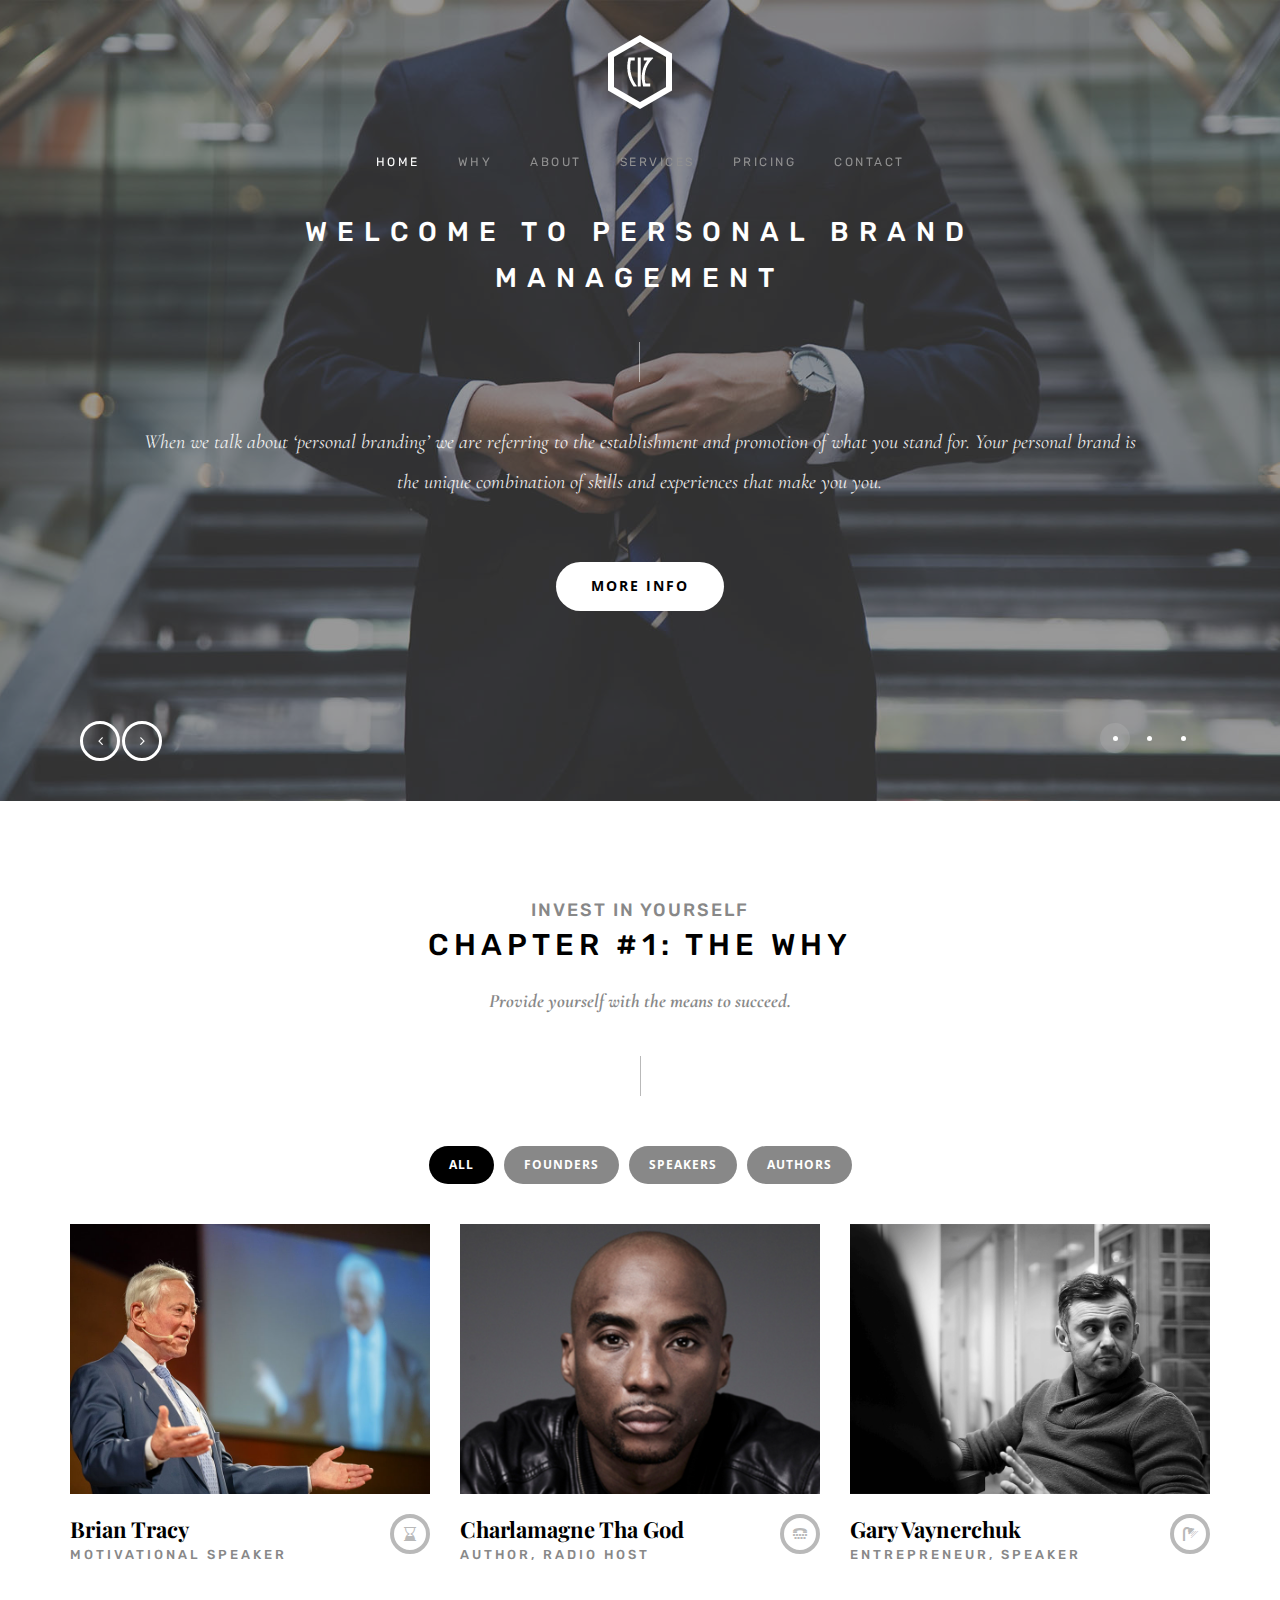
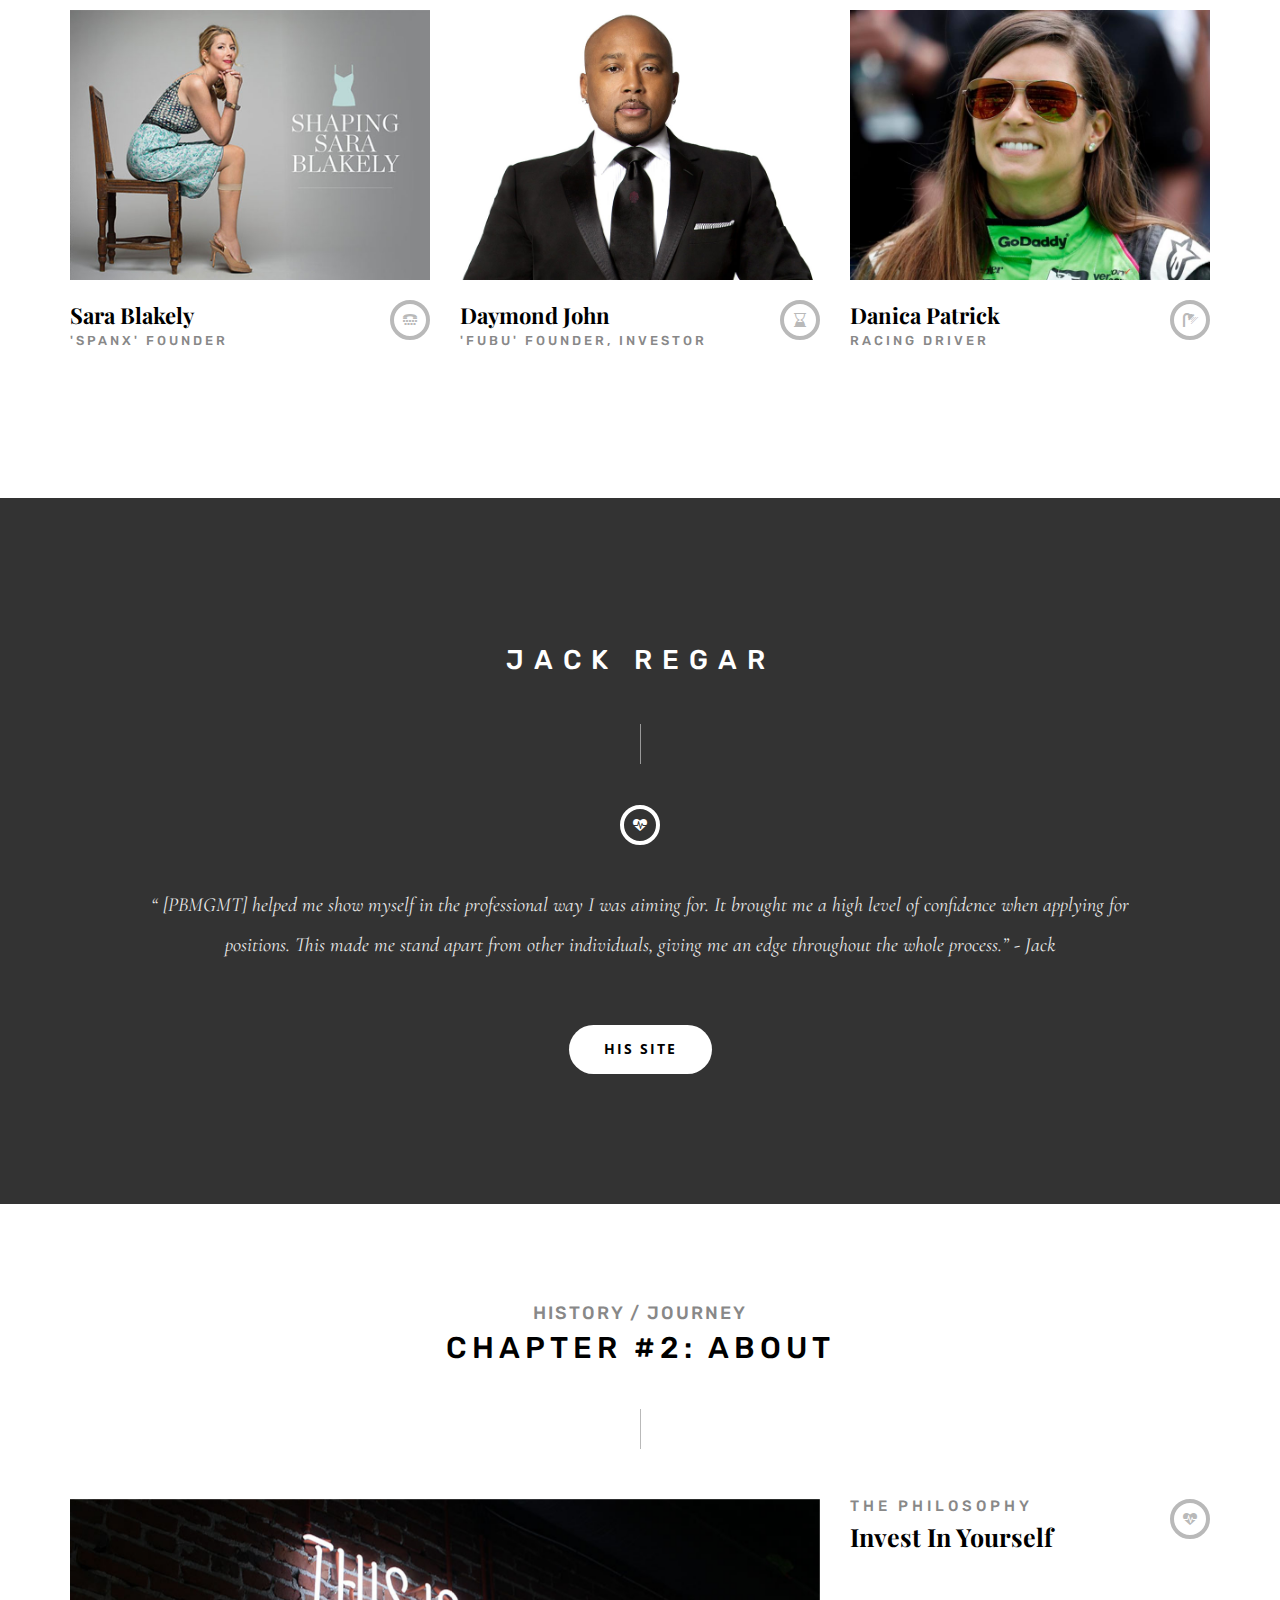
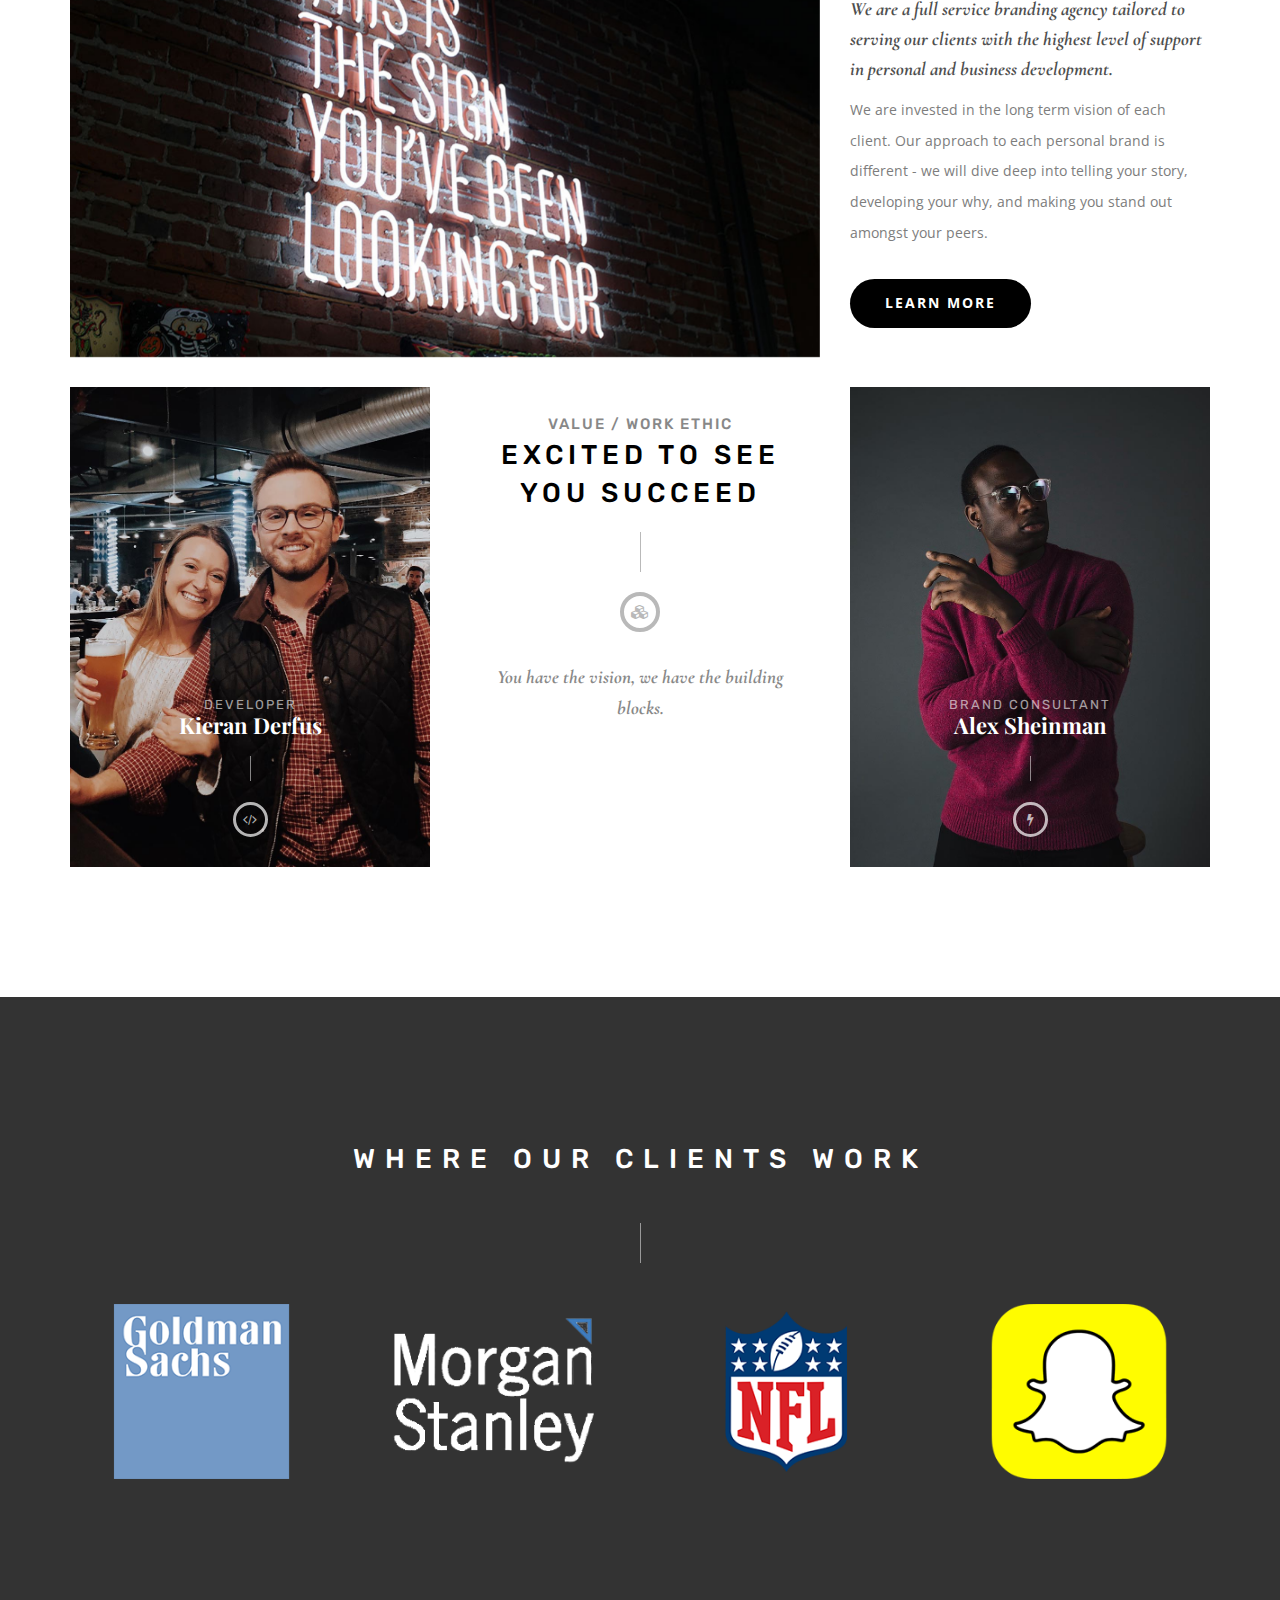
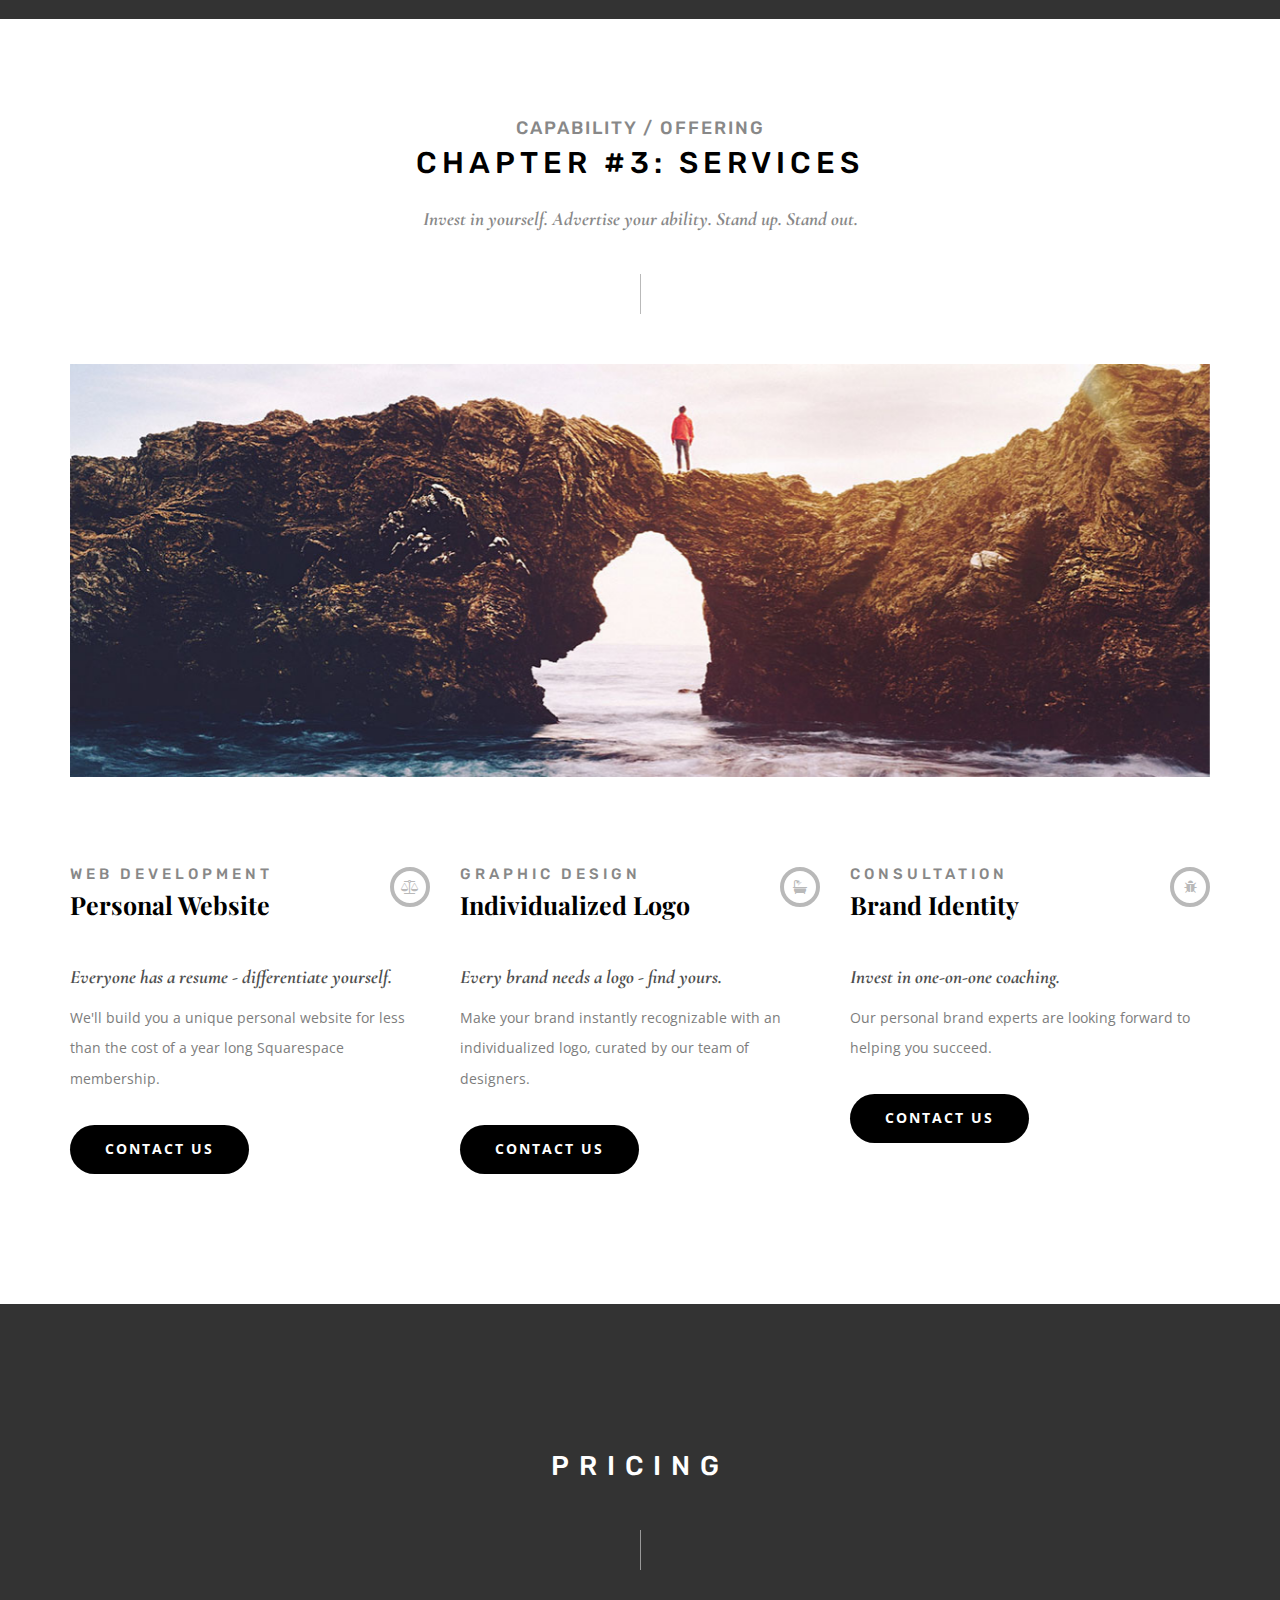
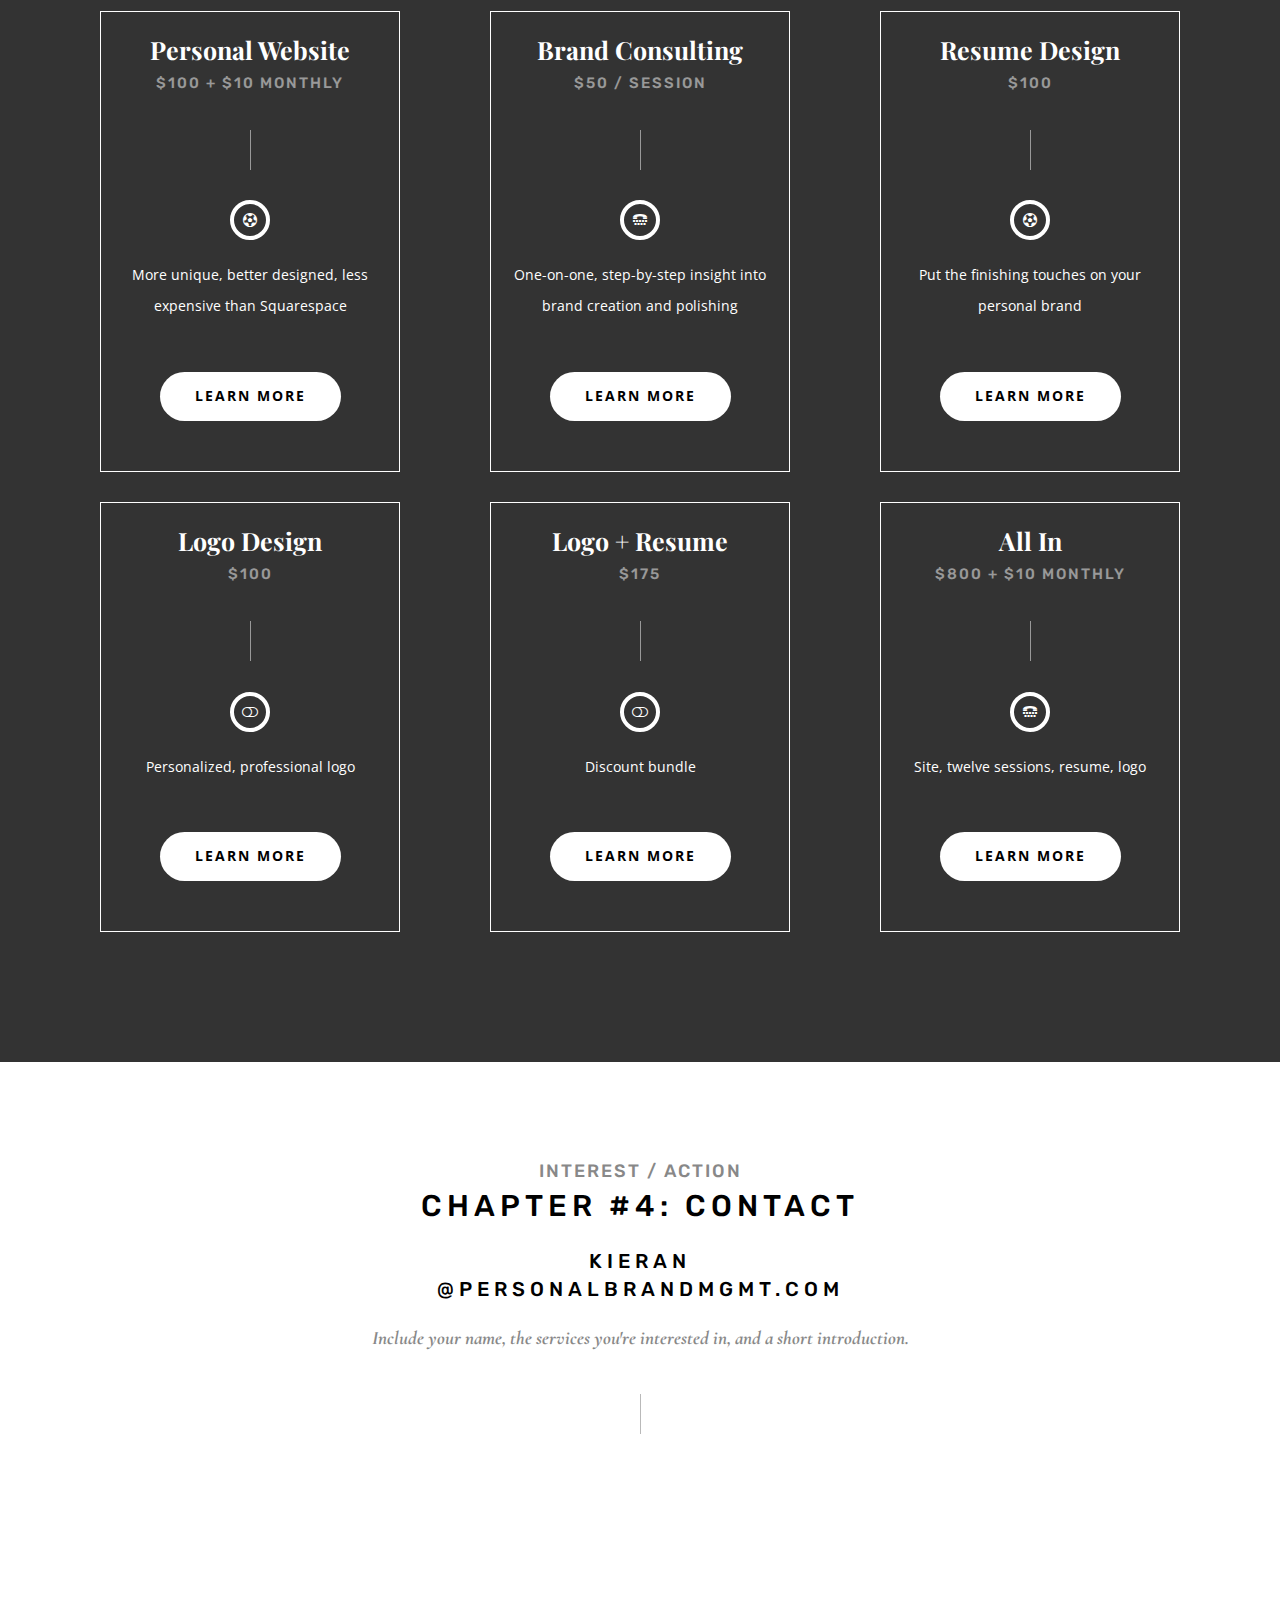
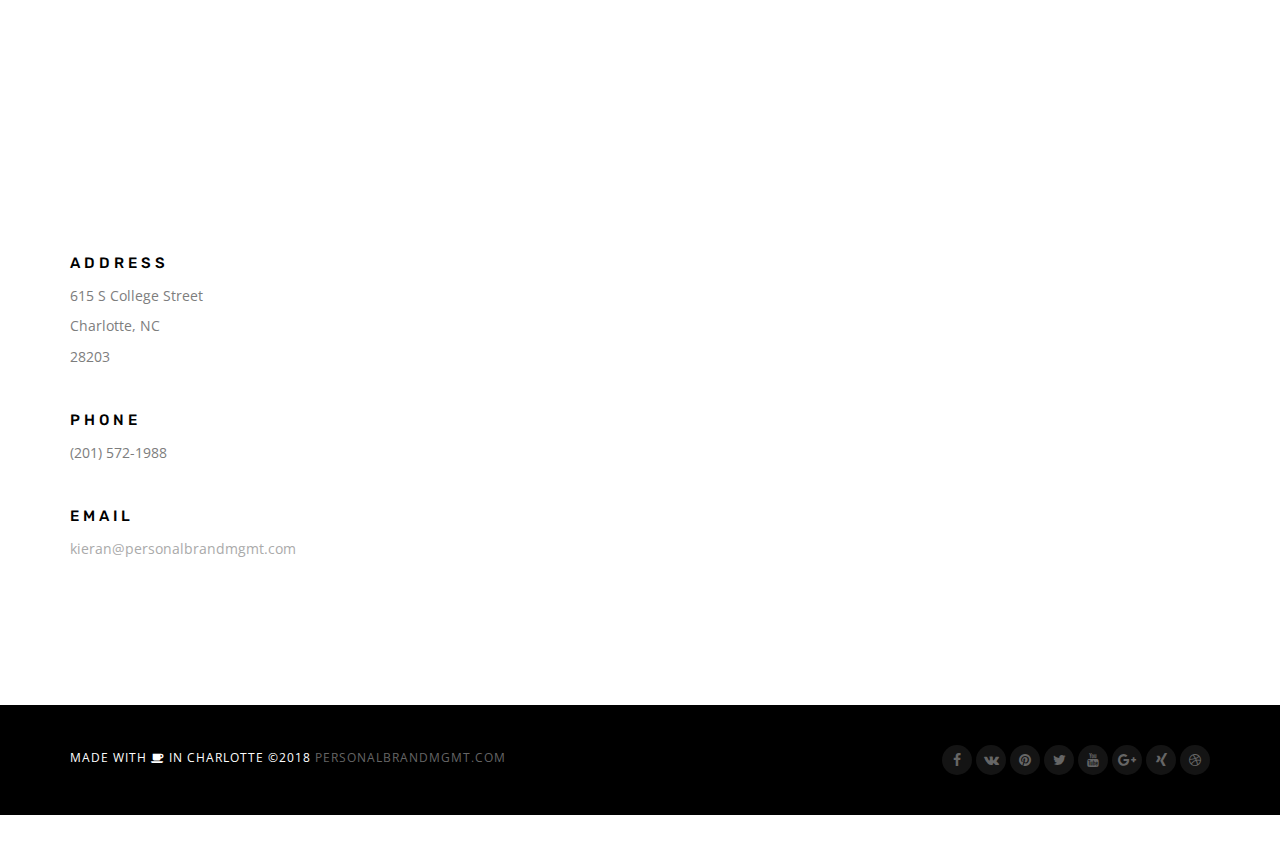
<file: index.html>
﻿<!DOCTYPE html>
<html lang="en">
    <head>
        <meta http-equiv="content-type" content="text/html; charset=UTF-8">
        <title>Personal Brand Management Services | Optimize Your Professional Potential</title>
        <meta name="viewport" content="width=device-width, initial-scale=1.0">
        <meta name="description" content="Maximize your career trajectory with personal brand management’s proven strategy of showcasing your unique brand identity through a strong online presence.">
        <meta name="author" content="Kieran Derfus">

        <!-- Le styles -->
        <link href="css/bootstrap.min.css" rel="stylesheet">
        <link href="css/font-awesome.min.css" rel="stylesheet">
        <link href="css/owl.carousel.css" rel="stylesheet">
        <link href="css/magnific-popup.css" rel="stylesheet">
        <link href="css/style.css" rel="stylesheet">
		<link href="https://fonts.googleapis.com/css?family=Rubik:400,500,700&amp;subset=cyrillic,hebrew,latin-ext" rel="stylesheet">
        <link href="https://fonts.googleapis.com/css?family=Playfair+Display:400,400i,700,700i,900,900i&amp;subset=cyrillic,latin-ext" rel="stylesheet">
        <link href="https://fonts.googleapis.com/css?family=Cormorant+Garamond:400,400i,500,500i,600,600i,700,700i&amp;subset=cyrillic,latin-ext,vietnamese" rel="stylesheet">
        <link href='http://fonts.googleapis.com/css?family=Open+Sans:400,300,300italic,400italic,700,700italic,600italic,600&amp;subset=latin,greek-ext,cyrillic-ext,greek,vietnamese,cyrillic' rel='stylesheet' type='text/css'>
        <!-- HTML5 shim, for IE6-8 support of HTML5 elements -->
        <!--[if lt IE 9]>
          <script src="http://html5shim.googlecode.com/svn/trunk/html5.js"></script>
          <script src="https://ajax.googleapis.com/ajax/libs/jquery/1.5.1/jquery.min.js"></script>
        <![endif]-->

        <!-- Favicons -->
        <link rel="shortcut icon" href="images/favicon.png"><!--favicon image-->
    </head>

	<body>
    	<!-- Preloader -->
        <div id="preloader">
            <div id="status"><img src="images/black-logo.png" alt="loading content.."></div>
        </div>

		<!--HOME START-->
		<div id="home" class="clearfix">
			<!--HEADER START-->
			<nav class="header home-section clearfix ">
            		<div class="top-logo hidden-sm hidden-xs clearfix">
                    	<a href="index.html"> <img alt="logo" src="images/top-logo.png"> </a>
                    </div>
					<div class="for-sticky">
						<div class="container nav-box">
							<div class="logo">
								<a href="index.html">
									<img class="logo1" alt="logo" src="images/logo.png">
								</a>
							</div>
							<div class="menu-box hidden-xs hidden-sm">
								<ul class="navigation">
									<li class="current"><a href="#home" class="spc-btn">Home</a></li>
                                    <li><a href="#why" class="spc-btn">Why</a></li>
									<li><a href="#about" class="spc-btn">About</a></li>
									<li><a href="#services" class="spc-btn">Services</a></li>
                                    <li><a href="#pricing-table" class="spc-btn">Pricing</a></li>
									<li><a href="#contact" class="spc-btn">Contact</a></li>
									<!--<li><a class="external" href="blog.html">Blog</a></li>-->
								</ul>
							</div><!--/.menu-box-->
							<div class="box-mobile hidden-lg hidden-md">
								<div class="menu-btn" data-toggle="collapse" data-target=".nav-collapse">
									<span class="fa fa-bars"></span>
								</div>
								<ul class="nav-collapse mobile-menu hidden-lg hidden-md"></ul>
							</div><!--/.box-mobile-->
						</div><!--/.container-->
					</div><!--/.for-sticky-->
			</nav><!--/.header-->
			<!--HEADER END-->


			<!--SLIDER HOME START-->
			<div class="slider-box clearfix">
				<div class="slider home-slider clearfix" data-auto-play="8000">


					<div class="slide img-bg clearfix" data-background="images/slider/1.jpg">
						<div class="slider-mask"></div>
							<div class="row">
								<div class="col-md-10 col-md-offset-1">
									<div class="caption-box clearfix">
										<h3>Welcome to Personal Brand Management</h3>
                                        <div class="slider-border"></div>
										<p>When we talk about ‘personal branding’ we are referring to the establishment and
                                            promotion of what you stand for. Your personal brand is the unique combination of skills and experiences
                                            that make you you.</p>
										<a href="#about" class="spc-btn slide-btn">More info</a>
										<div class="spacing20 clearboth"></div>
									</div><!--/.caption-box-->
								</div><!--/.col-md-8-->
							</div><!--/.row-->
					</div><!--/.slider1-->

                    <div class="slide img-bg clearfix" data-background="images/slider/2.jpg">
						<div class="slider-mask"></div>
							<div class="row">
								<div class="col-md-10 col-md-offset-1">
									<div class="caption-box clearfix">
										<h3>Create your value proposition</h3>
                                        <div class="slider-border"></div>
										<p>The challenge is getting started - we are going to help you focus on your objectives,
                                            create your story and make an impact in your community. </p>
										<a href="#about" class="spc-btn slide-btn">More info</a>
										<div class="spacing20 clearboth"></div>
									</div><!--/.caption-box-->
								</div><!--/.col-md-8-->
							</div><!--/.row-->
					</div><!--/.slider2-->

                    <div class="slide img-bg clearfix" data-background="images/slider/3.jpg">
						<div class="slider-mask"></div>
							<div class="row">
								<div class="col-md-10 col-md-offset-1">
									<div class="caption-box clearfix">
										<h3>Develop your why</h3>
                                        <div class="slider-border"></div>
										<p>Building a personal brand is an investment - an investment in yourself to create the path that you have dreamed of.
                                            You will never regret investing in yourself!
                                        </p>
										<a href="#about" class="spc-btn slide-btn">More info</a>
										<div class="spacing20 clearboth"></div>
									</div><!--/.caption-box-->
								</div><!--/.col-md-8-->
							</div><!--/.row-->
					</div><!--/.slider3-->




				</div><!--/.slider-->
			</div><!--/.slider-box-->
			<!--SLIDER HOME END-->
		</div><!--/home end-->
		<!--HOME END-->

        <!--WORKS START-->
        <div id="why" class="content clearfix">
        	<div class="container">
            	<p class="opener-text">Invest In Yourself</p>
            	<h2 class="content-title">Chapter #1: The Why</h2>
                <p class="content-subtitle">Provide yourself with the means to succeed.</p>
                <div class="content-border"></div>
                <div class="spacing30 clearboth"></div>
                <ul class="port-filter">
                	<li><a class="active" href="#" data-filter="*">All</a></li>
                    <li><a href="#" data-filter=".founders">Founders</a></li>
                    <li><a href="#" data-filter=".speakers">Speakers</a></li>
                    <li><a href="#" data-filter=".authors">Authors</a></li>
                </ul>
                <div class="spacing40"></div>

                <div class="row">
                	<div class="portfolio-body clearfix">

                		<div class="col-md-4 col-sm-6 port-item speakers">
                        	<a class="port-ajax" href="#" data-link="work1.html">
                            	<div class="port-hov">
                                	<i class="fa fa-chain"></i>
                                </div><!--/.port-hov-->
                            	<img src="images/work/1.jpg" alt="team">
                            </a><!--/.port-ajax-->
                            <div class="port-content">
                                <i class="fa fa-hourglass-end"></i>
                                <h3>Brian Tracy</h3>
                                <p class="port-cat">Motivational Speaker</p>
                            </div><!--/.port-content-->
                            <div class="spacing30"></div>
                        </div><!--/.col-md-4-->

                        <div class="col-md-4 col-sm-6 port-item authors">
                        	<a class="port-ajax" href="#" data-link="work2.html">
                            	<div class="port-hov">
                                	<i class="fa fa-chain"></i>
                                </div><!--/.port-hov-->
                            	<img src="images/work/2.jpg" alt="team">
                            </a><!--/.port-ajax-->
                            <div class="port-content">
                                <i class="fa fa-tty"></i>
                                <h3>Charlamagne Tha God</h3>
                                <p class="port-cat">Author, Radio Host</p>
                            </div><!--/.port-content-->
                            <div class="spacing30"></div>
                        </div><!--/.col-md-4-->

                        <div class="col-md-4 col-sm-6 port-item founders speakers authors">
                        	<a class="port-ajax" href="#" data-link="work3.html">
                            	<div class="port-hov">
                                	<i class="fa fa-chain"></i>
                                </div><!--/.port-hov-->
                            	<img src="images/work/3.jpg" alt="team">
                            </a><!--/.port-ajax-->
                            <div class="port-content">
                                <i class="fa fa-shower"></i>
                                <h3>Gary Vaynerchuk</h3>
                                <p class="port-cat">Entrepreneur, Speaker</p>
                            </div><!--/.port-content-->
                            <div class="spacing30"></div>
                        </div><!--/.col-md-4-->

                        <div class="col-md-4 col-sm-6 port-item founders">
                        	<a class="port-ajax" href="#" data-link="work4.html">
                            	<div class="port-hov">
                                	<i class="fa fa-chain"></i>
                                </div><!--/.port-hov-->
                            	<img src="images/work/4.jpg" alt="team">
                            </a><!--/.port-ajax-->
                            <div class="port-content">
                                <i class="fa fa-tty"></i>
                                <h3>Sara Blakely</h3>
                                <p class="port-cat">'Spanx' Founder</p>
                            </div><!--/.port-content-->
                            <div class="spacing30"></div>
                        </div><!--/.col-md-4-->


                        <div class="col-md-4 col-sm-6 port-item founders">
                        	<a class="port-ajax" href="#" data-link="work5.html">
                            	<div class="port-hov">
                                	<i class="fa fa-chain"></i>
                                </div><!--/.port-hov-->
                            	<img src="images/work/5.jpg" alt="team">
                            </a><!--/.port-ajax-->
                            <div class="port-content">
                                <i class="fa fa-hourglass-end"></i>
                                <h3>Daymond John</h3>
                                <p class="port-cat">'FUBU' Founder, Investor</p>
                            </div><!--/.port-content-->
                            <div class="spacing30"></div>
                        </div><!--/.col-md-4-->

                        <div class="col-md-4 col-sm-6 port-item founders authors">
                        	<a class="port-ajax" href="#" data-link="work6.html">
                            	<div class="port-hov">
                                	<i class="fa fa-chain"></i>
                                </div><!--/.port-hov-->
                            	<img src="images/work/6.jpg" alt="team">
                            </a><!--/.port-ajax-->
                            <div class="port-content">
                                <i class="fa fa-shower"></i>
                                <h3>Danica Patrick</h3>
                                <p class="port-cat">Racing Driver</p>
                            </div><!--/.port-content-->
                            <div class="spacing30"></div>
                        </div><!--/.col-md-4-->

                	</div><!--/.portfolio-body-->
                </div><!--/.row-->

            </div><!--/.container-->

            <div id="worksajax" class="worksajax clearfix"></div><!--portfolio detail here-->
        </div><!--about-->
        <!--WORKS END-->

		<!--BIG BACKGROUND START-->
		<div id="testimonial" class="bg bg1 clearfix">
			<div class="bg-mask"></div>
			<div class="para-img"></div>

            <div class="big-ticker">

                <div class="container big-text">
                    <h3 class="bg-title">Jack Regar</h3>

                    <div class="clearfix clearboth"></div>
                    <div class="slider-border"></div>
                    <i class="bg-icon fa fa-heartbeat"></i>
                    <p class="bg-text">“ [PBMGMT] helped me show myself in the professional way I was aiming for. It brought me a high level of
                        confidence when applying for positions. This made me stand apart from other individuals, giving me an
                        edge throughout the whole process.” - Jack</p>
                    <a href="https://jackregar.com" target="_blank" class="pricing-btn slide-btn">His Site</a>
                </div><!--/.big-text-->

                <!--<div class="container big-text">-->
                    <!--<h3 class="bg-title">Yati Pesek</h3>-->
                    <!---->
                    <!--<div class="clearfix clearboth"></div>-->
                    <!--<div class="slider-border"></div>-->
                    <!--<i class="bg-icon fa fa-heartbeat"></i>-->
                    <!--<p class="bg-text">Jack is lured into a dangerous adventure after meeting a new friend Garret and Alison try to silence a reporter who has been disturbing -->
                    <!--the Hawthornes and Brady makes a strange breakthrough in the case. Jason returns to Rosewood to warn Ali not to trust Mary.</p>-->
                    <!--<p class="bg-sub">Dangdut Manager</p>-->
                <!--</div>&lt;!&ndash;/.big-text&ndash;&gt;-->
                <!---->
                <!--<div class="container big-text">-->
                    <!--<h3 class="bg-title">Susi Susanti</h3>-->
                    <!---->
                    <!--<div class="clearfix clearboth"></div>-->
                    <!--<div class="slider-border"></div>-->
                    <!--<i class="bg-icon fa fa-heartbeat"></i>-->
                    <!--<p class="bg-text">Jack is lured into a dangerous adventure after meeting a new friend Garret and Alison try to silence a reporter who has been disturbing -->
                    <!--the Hawthornes and Brady makes a strange breakthrough in the case. Jason returns to Rosewood to warn Ali not to trust Mary.</p>-->
                    <!--<p class="bg-sub">Ex Athlete</p>-->
                <!--</div>&lt;!&ndash;/.big-text&ndash;&gt;-->

            </div><!--/.big-ticker-->

		</div><!--/.bg-->
		<!--BIG BACKGROUND END-->

        <!--ABOUT START-->
        <div id="about" class="content clearfix">
        	<div class="container">
            	<p class="opener-text">History / Journey</p>
            	<h2 class="content-title">Chapter #2: About</h2>
                <p class="content-subtitle"></p>
                <div class="content-border"></div>
                <div class="spacing30 clearboth"></div>
                <div class="row">
                    <div class="col-md-8">
                    	<!--<div class="slider post-slider clearfix" data-auto-play="800">-->
                        <div class="slider post-slider clearfix">

                            <div class="slide">
                                <img alt="about" src="images/about/1.jpg">
                                <div class="spacing30 clearboth"></div>
                            </div>

                            <!--<div class="slide">-->
                                <!--<img alt="about" src="images/about/2.jpg">-->
                                <!--<div class="spacing30 clearboth"></div>-->
                            <!--</div>-->
                            <!---->
                            <!--<div class="slide">-->
                                <!--<img alt="about" src="images/about/3.jpg">-->
                                <!--<div class="spacing30 clearboth"></div>-->
                            <!--</div>-->

                       </div><!--/.post-slider-->
                    </div>
                    <div class="col-md-4">
                    	<div class="box-relative clearfix">
                        	<i class="content-icon fa fa-heartbeat"></i>

                            <p class="sub-title">The philosophy</p>
                            <h3 class="big-title">Invest in yourself</h3>
                            <p class="sub-text">We are a full service branding agency tailored to serving our clients with the
                                highest level of support in personal and business development.</p>
                            <p>We are invested in the long term vision of each client. Our approach to each
                                personal brand is different - we will dive deep into telling your story, developing your why, and
                                making you stand out amongst your peers.</p>
                            <a class="go-btn" href="#contact">Learn More</a>
                            <div class="spacing30 clearboth"></div>
                        </div><!--/.box-relative-->
                    </div><!--/col-md-4-->
                </div><!--/.row-->
            </div><!--/.container-->
            <div id="team" class="container">
            	<div class="row">
                	<div class="col-md-4">
                    	<div class="team-relative">
                    		<img alt="team" src="images/team/big1.jpg">
                            <div class="team-absolute">

                            	<p class="team-post">Developer</p>
                                <h3 class="team-name">Kieran Derfus</h3>

                                <div class="slider-border"></div>

                                <ul class="team-social">
                                    <li><a href="#"><i class="fa fa-code"></i></a></li>
                                </ul>

                            </div><!--/.team-absolute-->
                        </div><!--/.team-relative-->
                        <div class="spacing30 clearboth"></div>
                    </div><!--/.col-md-4-->

                    <div class="col-md-4 team-box">
                    	<div class="spacing30 clearboth"></div>
                    	<div class="opener-text">Value / Work Ethic</div>
                    	<h3 class="content-title">Excited to see you succeed</h3>
                        <div class="content-border"></div>
                        <i class="small-icon fa fa-cubes"></i>
                        <div class="spacing30 clearboth"></div>
                        <p class="content-subtitle">You have the vision, we have the building blocks.</p>
                        <div class="spacing30 clearboth"></div>
                    </div><!--/.col-md-4-->

                    <div class="col-md-4">
                    	<div class="team-relative">
                    		<img alt="team" src="images/team/big2.jpg">
                            <div class="team-absolute">

                            	<p class="team-post">Brand Consultant</p>
                                <h3 class="team-name">Alex Sheinman</h3>

                                <div class="slider-border"></div>

                                <ul class="team-social">
                                    <li><a href="#"><i class="fa fa-bolt"></i></a></li>
                                </ul>

                            </div><!--/.team-absolute-->
                        </div><!--/.team-relative-->
                        <div class="spacing30 clearboth"></div>
                    </div><!--/.col-md-4-->

                </div><!--/.row-->
            </div><!--/team-->
        </div><!--about-->
        <!--ABOUT END-->

        <!--BIG BACKGROUND START-->
		<div id="clients" class="bg bg2 clearfix">
			<div class="bg-mask"></div>
			<div class="para-img"></div>
			<div class="container big-text">
				<h3 class="bg-title">Where Our Clients Work</h3>
                <div class="slider-border"></div>

				<div class="row client-list">

					<div class="col-md-3">
						<img alt="client" src="images/client/1.png">
						<div class="spacing40 clearboth"></div>
					</div><!--/.col-md-3-->

					<div class="col-md-3">
						<img alt="client" src="images/client/2.png">
						<div class="spacing40 clearboth"></div>
					</div><!--/.col-md-3-->

					<div class="col-md-3">
						<img alt="client" src="images/client/3.png">
						<div class="spacing40 clearboth"></div>
					</div><!--/.col-md-3-->

					<div class="col-md-3">
						<img alt="client" src="images/client/4.png">
						<div class="spacing40 clearboth"></div>
					</div><!--/.col-md-3-->

				</div><!--/.client-list-->
			</div><!--/.big-text-->
		</div><!--/.bg-->
		<!--BIG BACKGROUND END-->

        <!--SERVICES START-->
        <div id="services" class="content clearfix">
        	<div class="container">
            	<p class="opener-text">Capability / Offering</p>
            	<h2 class="content-title">Chapter #3: Services</h2>
                <p class="content-subtitle">Invest in yourself. Advertise your ability. Stand up. Stand out.</p>
                <div class="content-border"></div>
                <div class="spacing30 clearboth"></div>

                <div class="slider post-slider clearfix">

                <div class="slide">
                    <img alt="about" src="images/services/1.jpg">
                    <div class="spacing30 clearboth"></div>
                </div>

                </div><!--/.post-slider-->

                <div class="spacing30 clearboth"></div>
                <div class="spacing30 clearboth"></div>

                <div class="row">
                	<div class="col-md-4">
                    	<div class="box-relative clearfix">
                        	<i class="content-icon fa fa-balance-scale"></i>

                            <p class="sub-title">Web Development</p>
                            <h3 class="big-title">Personal Website </h3>
                            <p class="sub-text">Everyone has a resume - differentiate yourself.</p>

                            <p>We'll build you a unique personal website for less than the cost of a year long Squarespace membership.</p>

                            <a class="go-btn" href="#contact">Contact us</a>
                            <div class="spacing30 clearboth"></div>
                        </div><!--/.box-relative-->
                    </div><!--/col-md-4-->

                    <div class="col-md-4">
                    	<div class="box-relative clearfix">
                        	<i class="content-icon fa fa-bathtub"></i>

                            <p class="sub-title">Graphic Design</p>
                            <h3 class="big-title">Individualized Logo</h3>
                           	<p class="sub-text">Every brand needs a logo - find yours.</p>

                            <p>Make your brand instantly recognizable with an individualized logo, curated by our team of designers.</p>

                            <a class="go-btn" href="#contact">Contact us</a>
                            <div class="spacing30 clearboth"></div>
                        </div><!--/.box-relative-->
                    </div><!--/col-md-4-->

                    <div class="col-md-4">
                    	<div class="box-relative clearfix">
                        	<i class="content-icon fa fa-bug"></i>

                            <p class="sub-title">Consultation</p>
                            <h3 class="big-title">Brand Identity</h3>
                            <p class="sub-text">Invest in one-on-one coaching.</p>

                            <p>Our personal brand experts are looking forward to helping you succeed.</p>

                            <a class="go-btn" href="#contact">Contact us</a>
                            <div class="spacing30 clearboth"></div>
                        </div><!--/.box-relative-->
                    </div><!--/col-md-4-->

                </div><!--/.row-->
            </div><!--/team-->
        </div><!--services-->
        <!--SERVICES END-->

        <!--BIG BACKGROUND START-->
		<div id="pricing-table" class="bg bg3 clearfix">
			<div class="bg-mask"></div>
			<div class="para-img"></div>
			<div class="container big-text">
				<h3 class="bg-title">Pricing</h3>
                <div class="slider-border"></div>

				<div class="row pricing-list">


                     <div class="col-md-4">
                    	<div class="pricing-table">
                        	<h3>Personal Website</h3>
                            <p class="price">$100 + $10 monthly</p>
                            <div class="slider-border"></div>
                            <i class="price-icon fa fa-futbol-o"></i>
                            <p>More unique, better designed, less expensive than Squarespace</p>
                            <div class="spacing20"></div>
                            <a href="#contact" class="pricing-btn slide-btn spc-btn">Learn More</a>
                        </div><!--/.pricing-table-->
                    </div><!--/col-md-4-->

                    <div class="col-md-4">
                    	<div class="pricing-table">
                        	<h3>Brand Consulting</h3>
                            <p class="price">$50 / session</p>
                            <div class="slider-border"></div>
                            <i class="price-icon fa fa-tty"></i>
                            <p>One-on-one, step-by-step insight into brand creation and polishing</p>
                            <div class="spacing20"></div>
                            <a href="#contact" class="pricing-btn slide-btn spc-btn">Learn More</a>
                        </div><!--/.pricing-table-->
                    </div><!--/col-md-4-->

                    <div class="col-md-4">
                        <div class="pricing-table">
                            <h3>Resume Design</h3>
                            <p class="price">$100</p>
                            <div class="slider-border"></div>
                            <i class="price-icon fa fa-futbol-o"></i>
                            <p>Put the finishing touches on your personal brand</p>
                            <div class="spacing20"></div>
                            <a href="#contact" class="pricing-btn slide-btn spc-btn">Learn more</a>
                        </div><!--/.pricing-table-->
                    </div><!--/col-md-4-->

                    <div class="col-md-4">
                        <div class="pricing-table">
                            <h3>Logo Design</h3>
                            <p class="price">$100</p>
                            <div class="slider-border"></div>
                            <i class="price-icon fa fa-toggle-off"></i>
                            <p>Personalized, professional logo</p>
                            <div class="spacing20"></div>
                            <a href="#contact" class="pricing-btn slide-btn spc-btn">Learn More</a>
                        </div><!--/.pricing-table-->
                    </div><!--/col-md-4-->

                    <div class="col-md-4">
                        <div class="pricing-table">
                            <h3>Logo + Resume</h3>
                            <p class="price">$175</p>
                            <div class="slider-border"></div>
                            <i class="price-icon fa fa-toggle-off"></i>
                            <p>Discount bundle</p>
                            <div class="spacing20"></div>
                            <a href="#contact" class="pricing-btn slide-btn spc-btn">Learn more</a>
                        </div><!--/.pricing-table-->
                    </div><!--/col-md-4-->

                    <div class="col-md-4">
                        <div class="pricing-table">
                            <h3>All In</h3>
                            <p class="price">$800 + $10 monthly</p>
                            <div class="slider-border"></div>
                            <i class="price-icon fa fa-tty"></i>
                            <p>Site, twelve sessions, resume, logo</p>
                            <div class="spacing20"></div>
                            <a href="#contact" class="pricing-btn slide-btn spc-btn">Learn More</a>
                        </div><!--/.pricing-table-->
                    </div><!--/col-md-4-->

				</div><!--/.client-list-->
			</div><!--/.big-text-->
		</div><!--/.bg-->
		<!--BIG BACKGROUND END-->

        <!--CONTACT START-->
		<div id="contact" class="content clearfix">
			<div class="container">

				<p class="opener-text">Interest / Action </p>
            	<h2 class="content-title">Chapter #4: Contact</h2>
                <h2 class="content-email">kieran<br>@personalbrandmgmt.com</h2>
                <p class="content-subtitle">Include your name, the services you're interested in, and a short introduction.</p>
                <div class="content-border"></div>
                <div class="spacing30 clearboth"></div>

                <div class="map-responsive">
                    <iframe src="https://www.google.com/maps/embed?pb=!1m18!1m12!1m3!1d3259.3951228551064!2d-80.84990214896877!3d35.22153288020738!2m3!1f0!2f0!3f0!3m2!1i1024!2i768!4f13.1!3m3!1m2!1s0x8856a02983d56d4f%3A0xe2e9a2780d36d8f4!2s615+S+College+St%2C+Charlotte%2C+NC+28202!5e0!3m2!1sen!2sus!4v1546040745929" width="600" height="450" frameborder="0" style="border:0" allowfullscreen></iframe>
                </div>

                <div class="spacing30 clearboth"></div>

                <!--MAP MARKER CONTENT-->
                <div class="hidden map-content">
                    <div class="box-map">
                        <img src="images/maps.jpg" alt="">
                        <h3>Our Office</h3>
                        <p><b>Address:</b> 615 S College St</p>
                        <p><b>Phone:</b> (201) 572-1988</p>
                        <p><b>Email:</b> kieran@personalbrandmgmt.com</p>
                    </div>
                </div>
                <!--MAP MARKER CONTENT END-->

                <div class="row">

                    <!--<div class="col-md-8">-->
                    			<!--<div id="form-wrapper">-->
									 <!--<div id="form-inner">-->
										 <!--<div id="ErrResults">&lt;!&ndash; retrive Error Here &ndash;&gt;</div>-->
										 <!--<div id="MainResult">&lt;!&ndash; retrive response Here &ndash;&gt;</div>-->
										 <!--<div id="MainContent">-->
											 <!--<form id="MyContactForm" name="MyContactForm" method="post">-->
												 <!--<p class="name">-->
												 <!--<input type="text" name="name" id="name" placeholder="First Name ...">-->
												 <!--<label for="name" id="nameLb"><span class="error">*Name Field Required</span></label>-->
												 <!--</p>-->
												 <!--<p>-->
												 <!--<input type="email" name="email" id="email" placeholder="Email ...">-->
												 <!--<label for="email" id="emailLb">-->
												 <!--<span class="error error1">*Email Field Required</span> -->
												 <!--<span class="error error2">*Email Not Valid</span>-->
												 <!--</label> -->
												 <!--</p>-->
												 <!--<p> -->
												 <!--<input type="text" name="phone" id="phone" placeholder="Phone Number ...">-->
												 <!--<label for="phone" id="phoneLb"><span class="error">*Telephone Field Required</span></label>-->
												 <!--</p>-->
												 <!--<p class="textarea">-->
												 <!--<textarea name="message" id="message" placeholder="Which services are you interested in?" rows="4"></textarea>-->
												 <!--<label for="message" id="messageLb"><span class="error">*Message Field Required</span></label>-->
												 <!--</p>-->
												 <!--<div class="clearfix"></div>-->
												 <!--<a href="#" class="contact-btn">Send Message</a>-->
											 <!--</form>-->
										 <!--</div>&lt;!&ndash;MainContent&ndash;&gt;-->
									 <!--</div>&lt;!&ndash;form-inner&ndash;&gt;-->
								<!--</div>&lt;!&ndash;form-wrapper&ndash;&gt;-->
                                <!--<div class="spacing30 clearboth"></div>-->
                    <!--</div>-->

                    <div class="col-md-4 contact-box">

                    	<div class="box-relative clearfix">
                            <p class="sub-title">Address</p>
                            <div class="spacing10"></div>
                            <p>615 S College Street <br>Charlotte, NC <br>28203</p>
							<div class="spacing30"></div>
                        </div><!--/.box-relative-->

                        <div class="box-relative clearfix">
                            <p class="sub-title">Phone</p>
                            <div class="spacing10"></div>
                            <p>(201) 572-1988</p>
							<div class="spacing30"></div>
                        </div><!--/.box-relative-->

                        <div class="box-relative clearfix">
                            <p class="sub-title">Email</p>
                            <div class="spacing10"></div>
                            <p><a href="#">kieran@personalbrandmgmt.com</a></p>
							<div class="spacing30"></div>
                        </div><!--/.box-relative-->

                    </div>

                </div><!--/.row-->
            </div><!--/container-->
        </div><!--/contact-->
        <!--CONTACT END-->


		<footer class="footer clearfix">
			<div class="container">
            	<div class="row">
                    <div class="col-md-6">
                        <p>Made with <i class="fa fa-coffee"></i> in Charlotte  &copy;2018 <a href="#">personalbrandmgmt.com</a></p>
                    </div><!--/.col-md-6-->

                    <div class="col-md-6 footer-box">
                        <ul class="footer-icon">
                            <li><a href="#"><i class="fa fa-facebook"></i></a></li>
                            <li><a href="#"><i class="fa fa-vk"></i></a></li>
                            <li><a href="#"><i class="fa fa-pinterest"></i></a></li>
                            <li><a href="#"><i class="fa fa-twitter"></i></a></li>
                            <li><a href="#"><i class="fa fa-youtube"></i></a></li>
                            <li><a href="#"><i class="fa fa-google-plus"></i></a></li>
                            <li><a href="#"><i class="fa fa-xing"></i></a></li>
                            <li><a href="#"><i class="fa fa-dribbble"></i></a></li>
                        </ul><!--/.team-icon-->
                    </div><!--/.footer-box-->
                </div><!--/.row-->
			</div><!--/.container-->
		</footer><!--/.footer-->


		<!-- The javascript
		================================================== -->
		<!-- Placed at the end of the document so the pages load faster -->
		<script type="text/javascript" src="js/modernizr.js"></script>
		<script type="text/javascript" src="js/jquery.js"></script>
        <script type="text/javascript" src="https://maps.google.com/maps/api/js?key=AIzaSyAA0P2PJhCNpI3fQGaaUMMP6yMY3JLe5aU&sensor=true"></script>
		<script type="text/javascript" src="js/jquery.ui.map.js"></script>
		<script type="text/javascript" src="js/jquery.easing.js"></script>
		<script type="text/javascript" src="js/jquery.imagesloaded.min.js"></script>
		<script type="text/javascript" src="js/bootstrap.min.js"></script>
		<script type="text/javascript" src="js/isotope.pkgd.js"></script>
		<script type="text/javascript" src="js/jquery.fitvids.js"></script>
		<script type="text/javascript" src="js/contact.js"></script>
		<script type="text/javascript" src="js/jquery.magnific-popup.min.js"></script>
		<script type="text/javascript" src="js/owl.carousel.js"></script>
		<script type="text/javascript" src="js/jquery.imagesloaded.min.js"></script>
		<script type="text/javascript" src="js/jquery.nav.js"></script>
		<script type="text/javascript" src="js/jquery.scrollTo.js"></script>
		<script type="text/javascript" src="js/jquery.sticky.js"></script>
		<script type="text/javascript" src="js/ticker.js"></script>
		<script type="text/javascript" src="js/script.js"></script>


	</body>
</html>
</file>
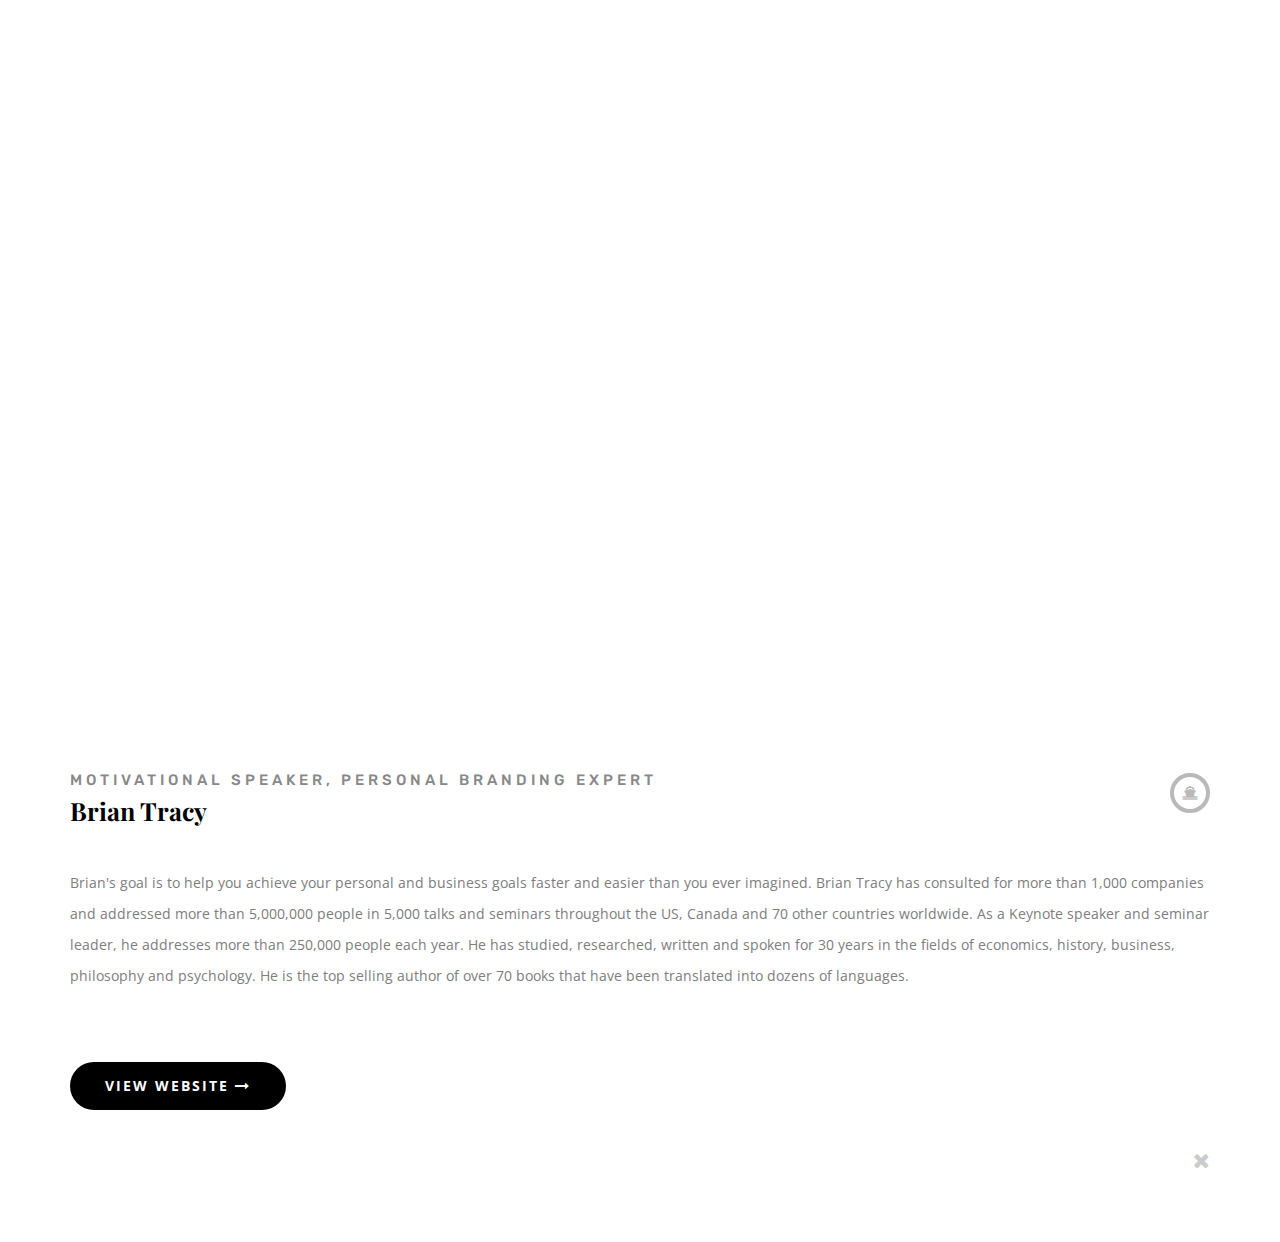
<file: work1.html>
﻿<!DOCTYPE html>
<html lang="en">
<head>
    <meta http-equiv="content-type" content="text/html; charset=UTF-8">
    <title>Personal Brand Management Services | Optimize Your Professional Potential</title>
    <meta name="viewport" content="width=device-width, initial-scale=1.0">
    <meta name="description" content="">
    <meta name="author" content="">

    <!-- Le styles -->
    <link href="css/bootstrap.min.css" rel="stylesheet">
    <link href="css/font-awesome.min.css" rel="stylesheet">
    <link href="css/owl.carousel.css" rel="stylesheet">
    <link href="css/magnific-popup.css" rel="stylesheet">
    <link href="css/style.css" rel="stylesheet">
    <link href="https://fonts.googleapis.com/css?family=Rubik:400,500,700&amp;subset=cyrillic,hebrew,latin-ext" rel="stylesheet">
    <link href="https://fonts.googleapis.com/css?family=Playfair+Display:400,400i,700,700i,900,900i&amp;subset=cyrillic,latin-ext" rel="stylesheet">
    <link href="https://fonts.googleapis.com/css?family=Cormorant+Garamond:400,400i,500,500i,600,600i,700,700i&amp;subset=cyrillic,latin-ext,vietnamese" rel="stylesheet">
    <link href='http://fonts.googleapis.com/css?family=Open+Sans:400,300,300italic,400italic,700,700italic,600italic,600&amp;subset=latin,greek-ext,cyrillic-ext,greek,vietnamese,cyrillic' rel='stylesheet' type='text/css'>
    <!-- HTML5 shim, for IE6-8 support of HTML5 elements -->
    <!--[if lt IE 9]>
    <script src="http://html5shim.googlecode.com/svn/trunk/html5.js"></script>
    <![endif]-->

    <!-- Favicons -->
    <link rel="shortcut icon" href="images/favicon.png"><!--favicon image-->
</head>


<body>
<div class="worksajax clearfix">
    <div class="content align-center clearfix">
        <div class="container work-content">
            <div class="video clearfix">
                <iframe width="540" src="https://www.youtube.com/embed/s3B7OeEHGRo?wmode=opaque;rel=0;showinfo=0;controls=0;iv_load_policy=3" height="300"></iframe>
            </div><!--/.slider-->

            <div class="spacing40"></div>

            <div class="box-relative clearfix">
                <i class="content-icon fa fa-ship"></i>
                <p class="sub-title">Motivational Speaker, Personal Branding Expert</p>
                <h3 class="big-title">Brian Tracy</h3>
            </div><!--/.box-relative-->

            <div class="spacing40 clearboth"></div>

            <p>Brian's goal is to help you achieve your personal and business goals faster and easier than you ever imagined. Brian Tracy has consulted for
                more than 1,000 companies and addressed more than 5,000,000 people in 5,000 talks and seminars throughout the US, Canada and 70 other
                countries worldwide. As a Keynote speaker and seminar leader, he addresses more than 250,000 people each year. He has studied, researched,
                written and spoken for 30 years in the fields of economics, history, business, philosophy and psychology. He is the top selling author of over
                70 books that have been translated into dozens of languages.</p>
            <div class="spacing40"></div>
            <a class="go-btn" href="https://www.briantracy.com/" target="_blank">View Website <i class="fa fa-long-arrow-right"></i></a>
            <div class="spacing40"></div>
            <a class="close"><i class="fa fa-times"></i></a>
        </div><!--/.container-->
        <div class="spacing40"></div>

    </div>
</div><!--/.worksajax-->

<!-- The javascript
================================================== -->
<!-- Placed at the end of the document so the pages load faster -->
<script type="text/javascript" src="js/modernizr.js"></script>
<script type="text/javascript" src="js/jquery.js"></script>
<script type="text/javascript" src="js/jquery.easing.js"></script>
<script type="text/javascript" src="js/jquery.imagesloaded.min.js"></script>
<script type="text/javascript" src="js/bootstrap.min.js"></script>
<script type="text/javascript" src="js/isotope.pkgd.js"></script>
<script type="text/javascript" src="js/jquery.fitvids.js"></script>
<script type="text/javascript" src="js/contact.js"></script>
<script type="text/javascript" src="js/jquery.magnific-popup.min.js"></script>
<script type="text/javascript" src="js/owl.carousel.js"></script>
<script type="text/javascript" src="js/jquery.imagesloaded.min.js"></script>
<script type="text/javascript" src="js/jquery.nav.js"></script>
<script type="text/javascript" src="js/jquery.scrollTo.js"></script>
<script type="text/javascript" src="js/jquery.sticky.js"></script>
<script type="text/javascript" src="js/ticker.js"></script>
<script type="text/javascript" src="js/portfolio.js"></script>


</body>
</html>
</file>
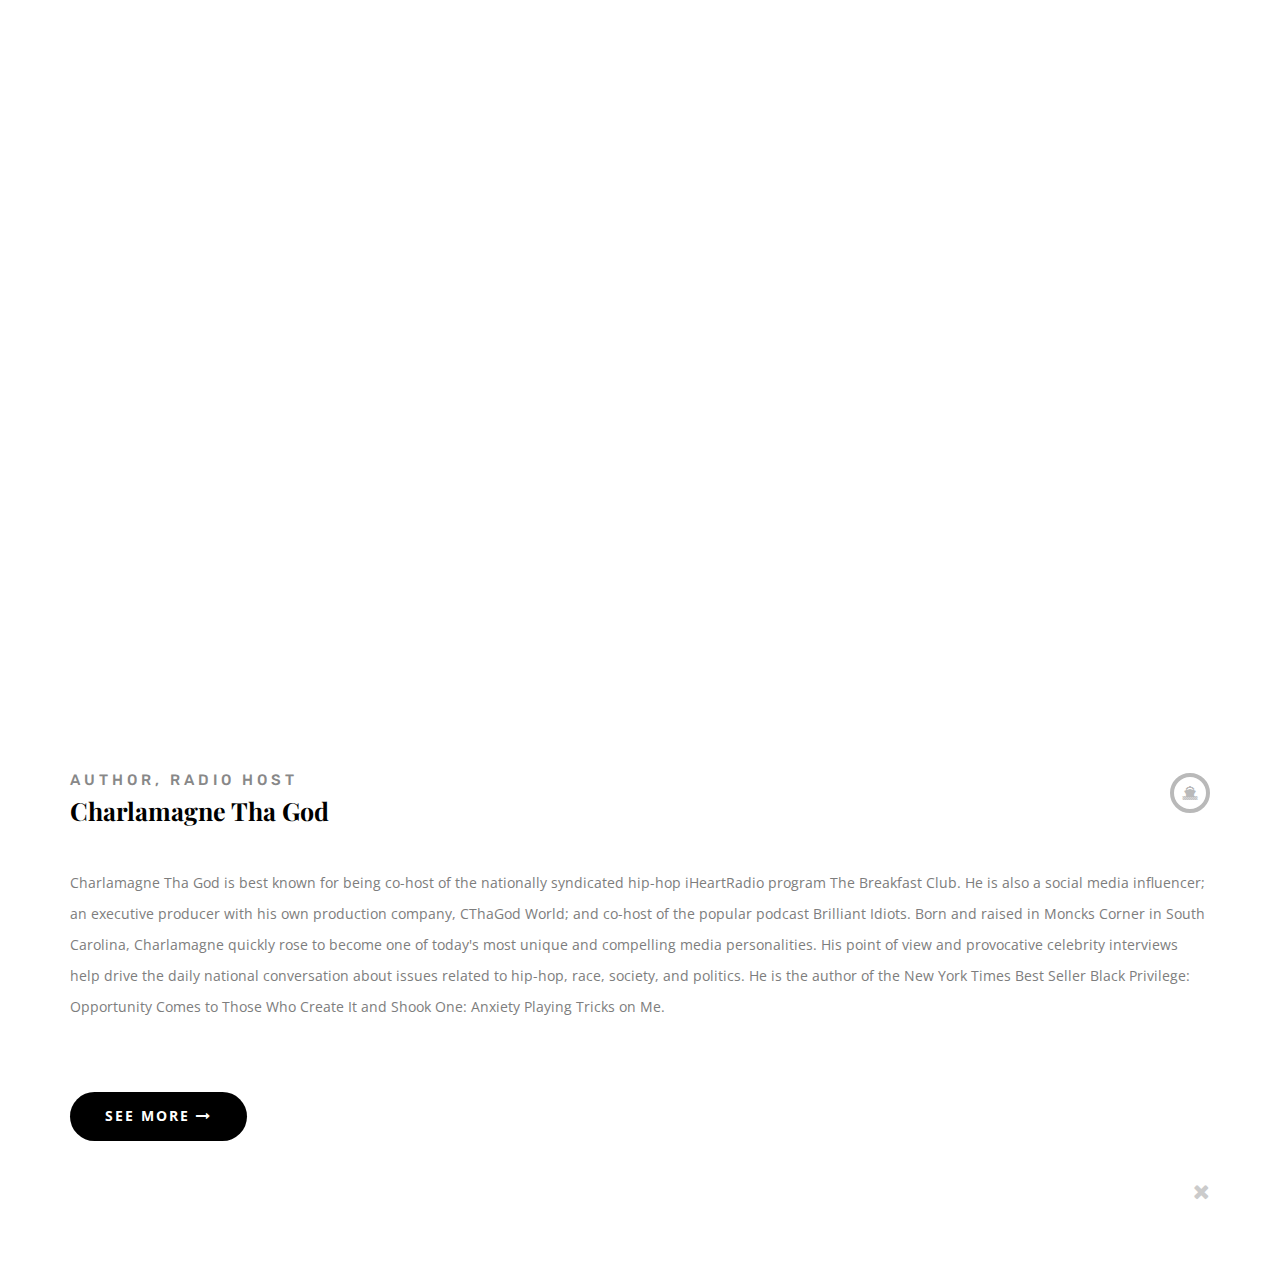
<file: work2.html>
﻿<!DOCTYPE html>
<html lang="en">
    <head>
        <meta http-equiv="content-type" content="text/html; charset=UTF-8">
        <title>Personal Brand Management Services | Optimize Your Professional Potential</title>
        <meta name="viewport" content="width=device-width, initial-scale=1.0">
        <meta name="description" content="">
        <meta name="author" content="">

        <!-- Le styles -->
        <link href="css/bootstrap.min.css" rel="stylesheet">
        <link href="css/font-awesome.min.css" rel="stylesheet">
        <link href="css/owl.carousel.css" rel="stylesheet">
        <link href="css/magnific-popup.css" rel="stylesheet">
        <link href="css/style.css" rel="stylesheet">
		<link href="https://fonts.googleapis.com/css?family=Rubik:400,500,700&amp;subset=cyrillic,hebrew,latin-ext" rel="stylesheet">
        <link href="https://fonts.googleapis.com/css?family=Playfair+Display:400,400i,700,700i,900,900i&amp;subset=cyrillic,latin-ext" rel="stylesheet">
        <link href="https://fonts.googleapis.com/css?family=Cormorant+Garamond:400,400i,500,500i,600,600i,700,700i&amp;subset=cyrillic,latin-ext,vietnamese" rel="stylesheet">
        <link href='http://fonts.googleapis.com/css?family=Open+Sans:400,300,300italic,400italic,700,700italic,600italic,600&amp;subset=latin,greek-ext,cyrillic-ext,greek,vietnamese,cyrillic' rel='stylesheet' type='text/css'>
        <!-- HTML5 shim, for IE6-8 support of HTML5 elements -->
        <!--[if lt IE 9]>
          <script src="http://html5shim.googlecode.com/svn/trunk/html5.js"></script>
        <![endif]-->

        <!-- Favicons -->
        <link rel="shortcut icon" href="images/favicon.png"><!--favicon image-->
    </head>


	<body>
    	<div class="worksajax clearfix">
     		<div class="content align-center clearfix">
                <div class="container work-content">
                    <div class="video clearfix">
                        <iframe width="540" src="https://www.youtube.com/embed/fRNn6pQrzYs?wmode=opaque;rel=0;showinfo=0;controls=0;iv_load_policy=3" height="300"></iframe>
                    </div><!--/.slider-->

                    <div class="spacing40"></div>

                    <div class="box-relative clearfix">
                        <i class="content-icon fa fa-ship"></i>
                        <p class="sub-title">Author, Radio Host</p>
                        <h3 class="big-title">Charlamagne Tha God</h3>
                    </div><!--/.box-relative-->

                    <div class="spacing40 clearboth"></div>

                    <p>Charlamagne Tha God is best known for being co-host of the nationally syndicated hip-hop iHeartRadio program The Breakfast Club. He is also a
                        social media influencer; an executive producer with his own production company, CThaGod World; and co-host of the popular podcast Brilliant Idiots.
                        Born and raised in Moncks Corner in South Carolina, Charlamagne quickly rose to become one of today's most unique and compelling media personalities.
                        His point of view and provocative celebrity interviews help drive the daily national conversation about issues related to hip-hop, race, society, and
                        politics. He is the author of the New York Times Best Seller Black Privilege: Opportunity Comes to Those Who Create It and Shook One: Anxiety Playing
                        Tricks on Me.</p>
                    <div class="spacing40"></div>
                    <a class="go-btn" href="https://twitter.com/cthagod?ref_src=twsrc%5Egoogle%7Ctwcamp%5Eserp%7Ctwgr%5Eauthor" target="_blank">See More <i class="fa fa-long-arrow-right"></i></a>
                    <div class="spacing40"></div>
                    <a class="close"><i class="fa fa-times"></i></a>
                </div><!--/.container-->
                <div class="spacing40"></div>

        	</div>
        </div><!--/.worksajax-->

		<!-- The javascript
		================================================== -->
		<!-- Placed at the end of the document so the pages load faster -->
		<script type="text/javascript" src="js/modernizr.js"></script>
		<script type="text/javascript" src="js/jquery.js"></script>
		<script type="text/javascript" src="js/jquery.easing.js"></script>
		<script type="text/javascript" src="js/jquery.imagesloaded.min.js"></script>
		<script type="text/javascript" src="js/bootstrap.min.js"></script>
		<script type="text/javascript" src="js/isotope.pkgd.js"></script>
		<script type="text/javascript" src="js/jquery.fitvids.js"></script>
		<script type="text/javascript" src="js/contact.js"></script>
		<script type="text/javascript" src="js/jquery.magnific-popup.min.js"></script>
		<script type="text/javascript" src="js/owl.carousel.js"></script>
		<script type="text/javascript" src="js/jquery.imagesloaded.min.js"></script>
		<script type="text/javascript" src="js/jquery.nav.js"></script>
		<script type="text/javascript" src="js/jquery.scrollTo.js"></script>
		<script type="text/javascript" src="js/jquery.sticky.js"></script>
		<script type="text/javascript" src="js/ticker.js"></script>
		<script type="text/javascript" src="js/portfolio.js"></script>


	</body>
</html>
</file>
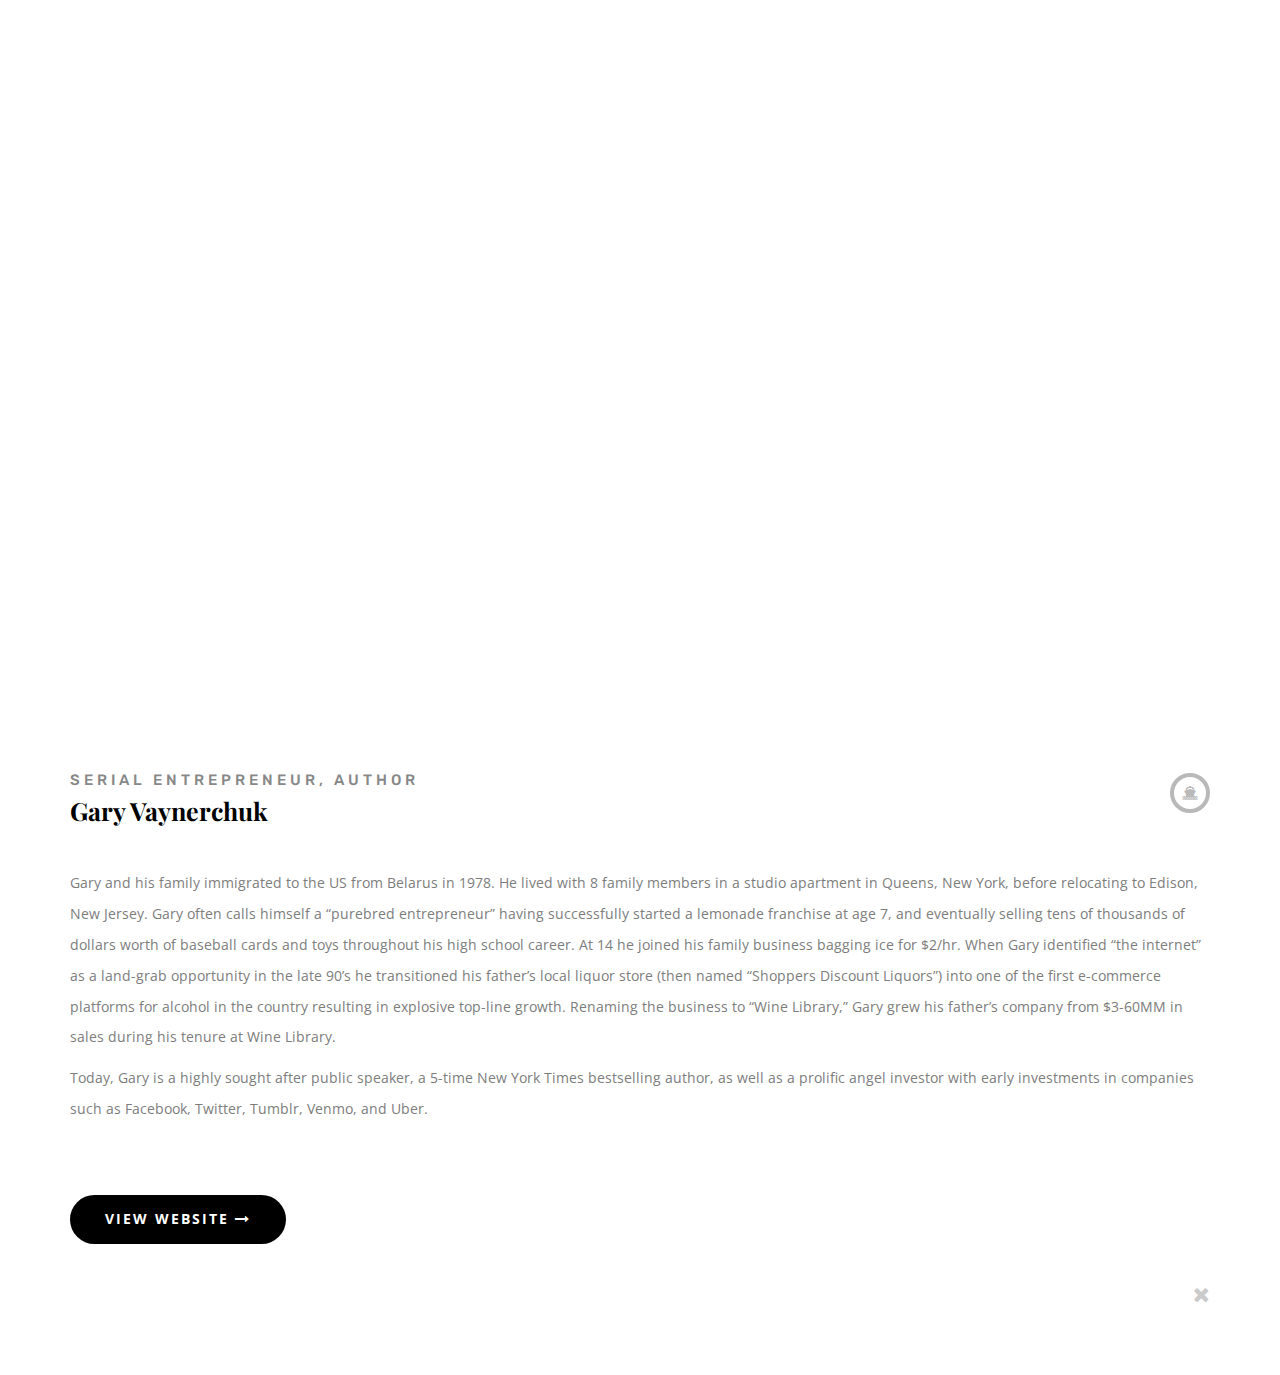
<file: work3.html>
﻿<!DOCTYPE html>
<html lang="en">
<head>
    <meta http-equiv="content-type" content="text/html; charset=UTF-8">
    <title>Personal Brand Management Services | Optimize Your Professional Potential</title>
    <meta name="viewport" content="width=device-width, initial-scale=1.0">
    <meta name="description" content="">
    <meta name="author" content="">

    <!-- Le styles -->
    <link href="css/bootstrap.min.css" rel="stylesheet">
    <link href="css/font-awesome.min.css" rel="stylesheet">
    <link href="css/owl.carousel.css" rel="stylesheet">
    <link href="css/magnific-popup.css" rel="stylesheet">
    <link href="css/style.css" rel="stylesheet">
    <link href="https://fonts.googleapis.com/css?family=Rubik:400,500,700&amp;subset=cyrillic,hebrew,latin-ext" rel="stylesheet">
    <link href="https://fonts.googleapis.com/css?family=Playfair+Display:400,400i,700,700i,900,900i&amp;subset=cyrillic,latin-ext" rel="stylesheet">
    <link href="https://fonts.googleapis.com/css?family=Cormorant+Garamond:400,400i,500,500i,600,600i,700,700i&amp;subset=cyrillic,latin-ext,vietnamese" rel="stylesheet">
    <link href='http://fonts.googleapis.com/css?family=Open+Sans:400,300,300italic,400italic,700,700italic,600italic,600&amp;subset=latin,greek-ext,cyrillic-ext,greek,vietnamese,cyrillic' rel='stylesheet' type='text/css'>
    <!-- HTML5 shim, for IE6-8 support of HTML5 elements -->
    <!--[if lt IE 9]>
    <script src="http://html5shim.googlecode.com/svn/trunk/html5.js"></script>
    <![endif]-->

    <!-- Favicons -->
    <link rel="shortcut icon" href="images/favicon.png"><!--favicon image-->
</head>


<body>
<div class="worksajax clearfix">
    <div class="content align-center clearfix">
        <div class="container work-content">
            <div class="video clearfix">
                <iframe width="540" src="https://www.youtube.com/embed/HwXsFPZp3fQ?wmode=opaque;rel=0;showinfo=0;controls=0;iv_load_policy=3" height="300"></iframe>
            </div><!--/.slider-->

            <div class="spacing40"></div>

            <div class="box-relative clearfix">
                <i class="content-icon fa fa-ship"></i>
                <p class="sub-title">Serial Entrepreneur, Author</p>
                <h3 class="big-title">Gary Vaynerchuk</h3>
            </div><!--/.box-relative-->

            <div class="spacing40 clearboth"></div>

            <p>Gary and his family immigrated to the US from Belarus in 1978. He lived with 8 family members in a studio apartment in Queens, New York, before relocating to Edison,
                New Jersey. Gary often calls himself a “purebred entrepreneur” having successfully started a lemonade franchise at age 7, and eventually selling tens
                of thousands of dollars worth of baseball cards and toys throughout his high school career. At 14 he joined his family business bagging ice for $2/hr.
                When Gary identified “the internet” as a land-grab opportunity in the late 90’s he transitioned his father’s local liquor store (then named “Shoppers
                Discount Liquors”) into one of the first e-commerce platforms for alcohol in the country resulting in explosive top-line growth. Renaming the business
                to “Wine Library,” Gary grew his father’s company from $3-60MM in sales during his tenure at Wine Library.</p>
            <p>Today, Gary is a highly sought after public speaker, a 5-time New York Times bestselling author, as well as a prolific angel investor with early investments
                in companies such as Facebook, Twitter, Tumblr, Venmo, and Uber.</p>
            <div class="spacing40"></div>
            <a class="go-btn" href="https://www.garyvaynerchuk.com/" target="_blank">View Website <i class="fa fa-long-arrow-right"></i></a>
            <div class="spacing40"></div>
            <a class="close"><i class="fa fa-times"></i></a>
        </div><!--/.container-->
        <div class="spacing40"></div>

    </div>
</div><!--/.worksajax-->

<!-- The javascript
================================================== -->
<!-- Placed at the end of the document so the pages load faster -->
<script type="text/javascript" src="js/modernizr.js"></script>
<script type="text/javascript" src="js/jquery.js"></script>
<script type="text/javascript" src="js/jquery.easing.js"></script>
<script type="text/javascript" src="js/jquery.imagesloaded.min.js"></script>
<script type="text/javascript" src="js/bootstrap.min.js"></script>
<script type="text/javascript" src="js/isotope.pkgd.js"></script>
<script type="text/javascript" src="js/jquery.fitvids.js"></script>
<script type="text/javascript" src="js/contact.js"></script>
<script type="text/javascript" src="js/jquery.magnific-popup.min.js"></script>
<script type="text/javascript" src="js/owl.carousel.js"></script>
<script type="text/javascript" src="js/jquery.imagesloaded.min.js"></script>
<script type="text/javascript" src="js/jquery.nav.js"></script>
<script type="text/javascript" src="js/jquery.scrollTo.js"></script>
<script type="text/javascript" src="js/jquery.sticky.js"></script>
<script type="text/javascript" src="js/ticker.js"></script>
<script type="text/javascript" src="js/portfolio.js"></script>


</body>
</html>
</file>
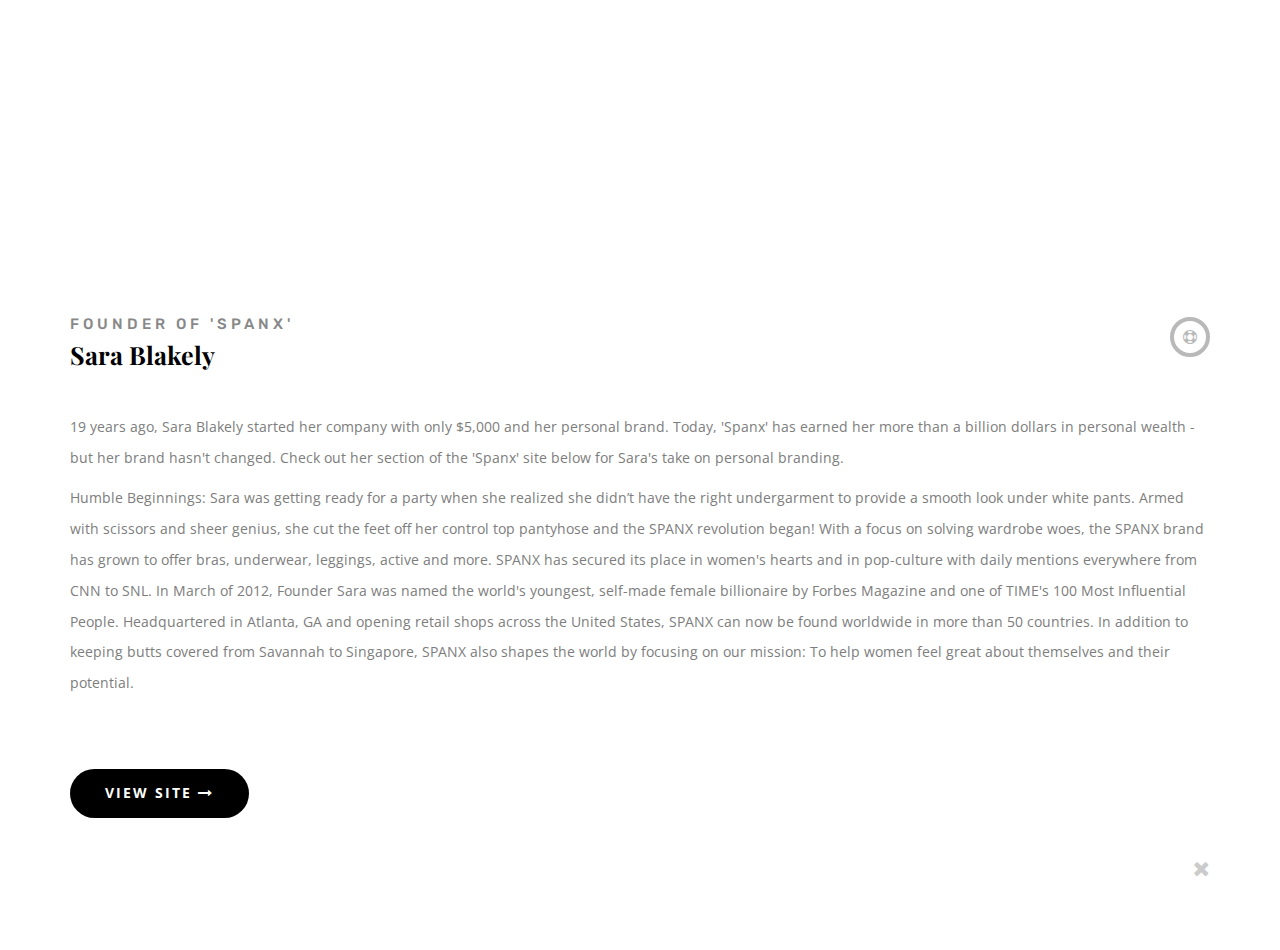
<file: work4.html>
﻿<!DOCTYPE html>
<html lang="en">
    <head>
        <meta http-equiv="content-type" content="text/html; charset=UTF-8">
        <title>Personal Brand Management Services | Optimize Your Professional Potential</title>
        <meta name="viewport" content="width=device-width, initial-scale=1.0">
        <meta name="description" content="">
        <meta name="author" content="">

        <!-- Le styles -->
        <link href="css/bootstrap.min.css" rel="stylesheet">
        <link href="css/font-awesome.min.css" rel="stylesheet">
        <link href="css/owl.carousel.css" rel="stylesheet">
        <link href="css/magnific-popup.css" rel="stylesheet">
        <link href="css/style.css" rel="stylesheet">
		<link href="https://fonts.googleapis.com/css?family=Rubik:400,500,700&amp;subset=cyrillic,hebrew,latin-ext" rel="stylesheet">
        <link href="https://fonts.googleapis.com/css?family=Playfair+Display:400,400i,700,700i,900,900i&amp;subset=cyrillic,latin-ext" rel="stylesheet">
        <link href="https://fonts.googleapis.com/css?family=Cormorant+Garamond:400,400i,500,500i,600,600i,700,700i&amp;subset=cyrillic,latin-ext,vietnamese" rel="stylesheet">
        <link href='http://fonts.googleapis.com/css?family=Open+Sans:400,300,300italic,400italic,700,700italic,600italic,600&amp;subset=latin,greek-ext,cyrillic-ext,greek,vietnamese,cyrillic' rel='stylesheet' type='text/css'>
        <!-- HTML5 shim, for IE6-8 support of HTML5 elements -->
        <!--[if lt IE 9]>
          <script src="http://html5shim.googlecode.com/svn/trunk/html5.js"></script>
        <![endif]-->

        <!-- Favicons -->
        <link rel="shortcut icon" href="images/favicon.png"><!--favicon image-->
    </head>

	<body>
    	<div class="worksajax clearfix">
     		<div class="content gray-bg clearfix">
                <div class="container work-content">
                    <div class="audio clearfix">
                        <iframe width="100%" height="166" scrolling="no" frameborder="no" src="https://w.soundcloud.com/player/?url=https%3A//api.soundcloud.com/tracks/289680892&amp;color=ff5500&amp;auto_play=false&amp;hide_related=false&amp;show_comments=true&amp;show_user=true&amp;show_reposts=false"></iframe>
                    </div><!--/.slider-->
                    <div class="spacing40"></div>

                    <div class="box-relative clearfix">
                        <i class="content-icon fa fa-support"></i>
                        <p class="sub-title">Founder of 'Spanx'</p>
                        <h3 class="big-title">Sara Blakely</h3>
                    </div><!--/.box-relative-->

                    <div class="spacing40 clearboth"></div>

                    <p>19 years ago, Sara Blakely started her company with only $5,000 and her personal brand. Today, 'Spanx' has earned her more
                        than a billion dollars in personal wealth - but her brand hasn't changed. Check out her section of the 'Spanx' site below for Sara's
                        take on personal branding.</p>
                    <p>Humble Beginnings: Sara was getting ready for a party when she realized she didn’t have the right undergarment to provide a smooth look
                        under white pants. Armed with scissors and sheer genius, she cut the feet off her control top pantyhose and the SPANX revolution began!
                        With a focus on solving wardrobe woes, the SPANX brand has grown to offer bras, underwear, leggings, active and more. SPANX has secured
                        its place in women's hearts and in pop-culture with daily mentions everywhere from CNN to SNL. In March of 2012, Founder Sara was named the
                        world's youngest, self-made female billionaire by Forbes Magazine and one of TIME's 100 Most Influential People. Headquartered in Atlanta, GA
                        and opening retail shops across the United States, SPANX can now be found worldwide in more than 50 countries. In addition to keeping butts
                        covered from Savannah to Singapore, SPANX also shapes the world by focusing on our mission: To help women feel great about themselves and
                        their potential.</p>
                    <div class="spacing40"></div>
                    <a class="go-btn" href="https://www.spanx.com/saras-world" target="_blank">View Site <i class="fa fa-long-arrow-right"></i></a>
                    <div class="spacing40"></div>
                    <a class="close"><i class="fa fa-times"></i></a>
                </div><!--/.container-->
                <div class="spacing40"></div>

        	</div>
        </div><!--/.worksajax-->

		<!-- The javascript
		================================================== -->
		<!-- Placed at the end of the document so the pages load faster -->
		<script type="text/javascript" src="js/modernizr.js"></script>
		<script type="text/javascript" src="js/jquery.js"></script>
		<script type="text/javascript" src="js/jquery.easing.js"></script>
		<script type="text/javascript" src="js/jquery.imagesloaded.min.js"></script>
		<script type="text/javascript" src="js/bootstrap.min.js"></script>
		<script type="text/javascript" src="js/isotope.pkgd.js"></script>
		<script type="text/javascript" src="js/jquery.fitvids.js"></script>
		<script type="text/javascript" src="js/contact.js"></script>
		<script type="text/javascript" src="js/jquery.magnific-popup.min.js"></script>
		<script type="text/javascript" src="js/owl.carousel.js"></script>
		<script type="text/javascript" src="js/jquery.imagesloaded.min.js"></script>
		<script type="text/javascript" src="js/jquery.nav.js"></script>
		<script type="text/javascript" src="js/jquery.scrollTo.js"></script>
		<script type="text/javascript" src="js/jquery.sticky.js"></script>
		<script type="text/javascript" src="js/ticker.js"></script>
		<script type="text/javascript" src="js/portfolio.js"></script>


	</body>
</html>
</file>
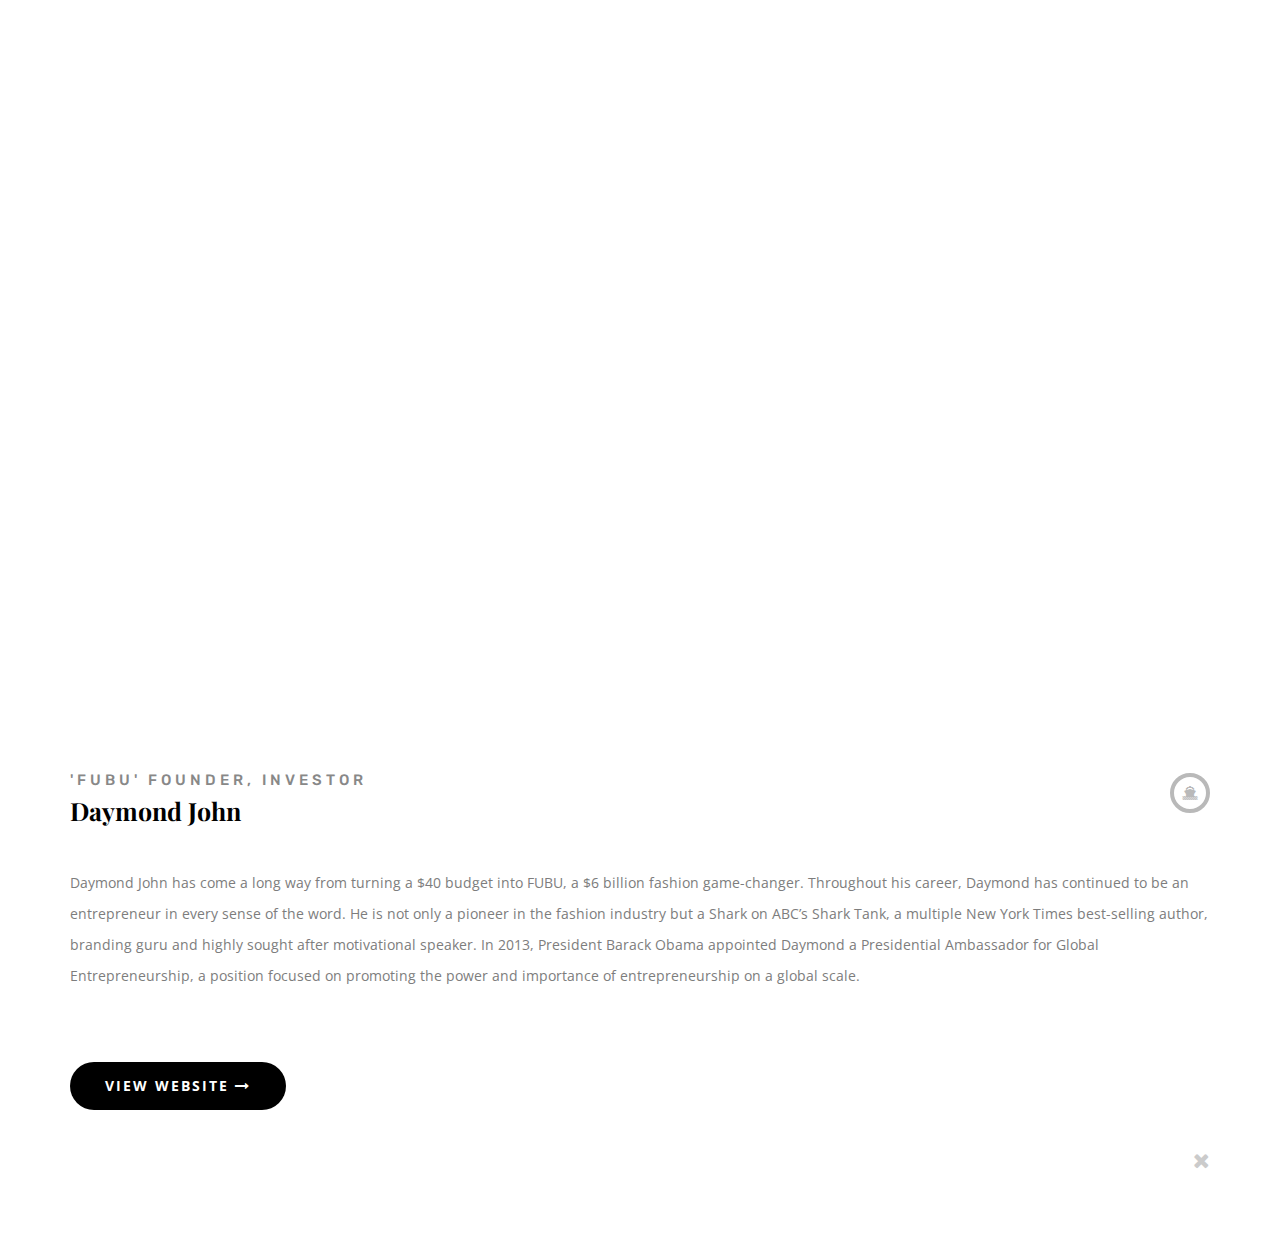
<file: work5.html>
﻿<!DOCTYPE html>
<html lang="en">
<head>
    <meta http-equiv="content-type" content="text/html; charset=UTF-8">
    <title>Personal Brand Management Services | Optimize Your Professional Potential</title>
    <meta name="viewport" content="width=device-width, initial-scale=1.0">
    <meta name="description" content="">
    <meta name="author" content="">

    <!-- Le styles -->
    <link href="css/bootstrap.min.css" rel="stylesheet">
    <link href="css/font-awesome.min.css" rel="stylesheet">
    <link href="css/owl.carousel.css" rel="stylesheet">
    <link href="css/magnific-popup.css" rel="stylesheet">
    <link href="css/style.css" rel="stylesheet">
    <link href="https://fonts.googleapis.com/css?family=Rubik:400,500,700&amp;subset=cyrillic,hebrew,latin-ext" rel="stylesheet">
    <link href="https://fonts.googleapis.com/css?family=Playfair+Display:400,400i,700,700i,900,900i&amp;subset=cyrillic,latin-ext" rel="stylesheet">
    <link href="https://fonts.googleapis.com/css?family=Cormorant+Garamond:400,400i,500,500i,600,600i,700,700i&amp;subset=cyrillic,latin-ext,vietnamese" rel="stylesheet">
    <link href='http://fonts.googleapis.com/css?family=Open+Sans:400,300,300italic,400italic,700,700italic,600italic,600&amp;subset=latin,greek-ext,cyrillic-ext,greek,vietnamese,cyrillic' rel='stylesheet' type='text/css'>
    <!-- HTML5 shim, for IE6-8 support of HTML5 elements -->
    <!--[if lt IE 9]>
    <script src="http://html5shim.googlecode.com/svn/trunk/html5.js"></script>
    <![endif]-->

    <!-- Favicons -->
    <link rel="shortcut icon" href="images/favicon.png"><!--favicon image-->
</head>


<body>
<div class="worksajax clearfix">
    <div class="content align-center clearfix">
        <div class="container work-content">
            <div class="video clearfix">
                <iframe width="540" src="https://www.youtube.com/embed/Uppdr3hmMDw?wmode=opaque;rel=0;showinfo=0;controls=0;iv_load_policy=3" height="300"></iframe>
            </div><!--/.slider-->

            <div class="spacing40"></div>

            <div class="box-relative clearfix">
                <i class="content-icon fa fa-ship"></i>
                <p class="sub-title">'FUBU' Founder, Investor</p>
                <h3 class="big-title">Daymond John</h3>
            </div><!--/.box-relative-->

            <div class="spacing40 clearboth"></div>

            <p>Daymond John has come a long way from turning a $40 budget into FUBU, a $6 billion fashion game-changer. Throughout his career, Daymond has continued to
                be an entrepreneur in every sense of the word. He is not only a pioneer in the fashion industry but a Shark on ABC’s Shark Tank, a multiple New York
                Times best-selling author, branding guru and highly sought after motivational speaker. In 2013, President Barack Obama appointed Daymond a
                Presidential Ambassador for Global Entrepreneurship, a position focused on promoting the power and importance of entrepreneurship on a global scale.</p>
            <div class="spacing40"></div>
            <a class="go-btn" href="https://daymondjohn.com/" target="_blank">View Website <i class="fa fa-long-arrow-right"></i></a>
            <div class="spacing40"></div>
            <a class="close"><i class="fa fa-times"></i></a>
        </div><!--/.container-->
        <div class="spacing40"></div>

    </div>
</div><!--/.worksajax-->

<!-- The javascript
================================================== -->
<!-- Placed at the end of the document so the pages load faster -->
<script type="text/javascript" src="js/modernizr.js"></script>
<script type="text/javascript" src="js/jquery.js"></script>
<script type="text/javascript" src="js/jquery.easing.js"></script>
<script type="text/javascript" src="js/jquery.imagesloaded.min.js"></script>
<script type="text/javascript" src="js/bootstrap.min.js"></script>
<script type="text/javascript" src="js/isotope.pkgd.js"></script>
<script type="text/javascript" src="js/jquery.fitvids.js"></script>
<script type="text/javascript" src="js/contact.js"></script>
<script type="text/javascript" src="js/jquery.magnific-popup.min.js"></script>
<script type="text/javascript" src="js/owl.carousel.js"></script>
<script type="text/javascript" src="js/jquery.imagesloaded.min.js"></script>
<script type="text/javascript" src="js/jquery.nav.js"></script>
<script type="text/javascript" src="js/jquery.scrollTo.js"></script>
<script type="text/javascript" src="js/jquery.sticky.js"></script>
<script type="text/javascript" src="js/ticker.js"></script>
<script type="text/javascript" src="js/portfolio.js"></script>


</body>
</html>
</file>
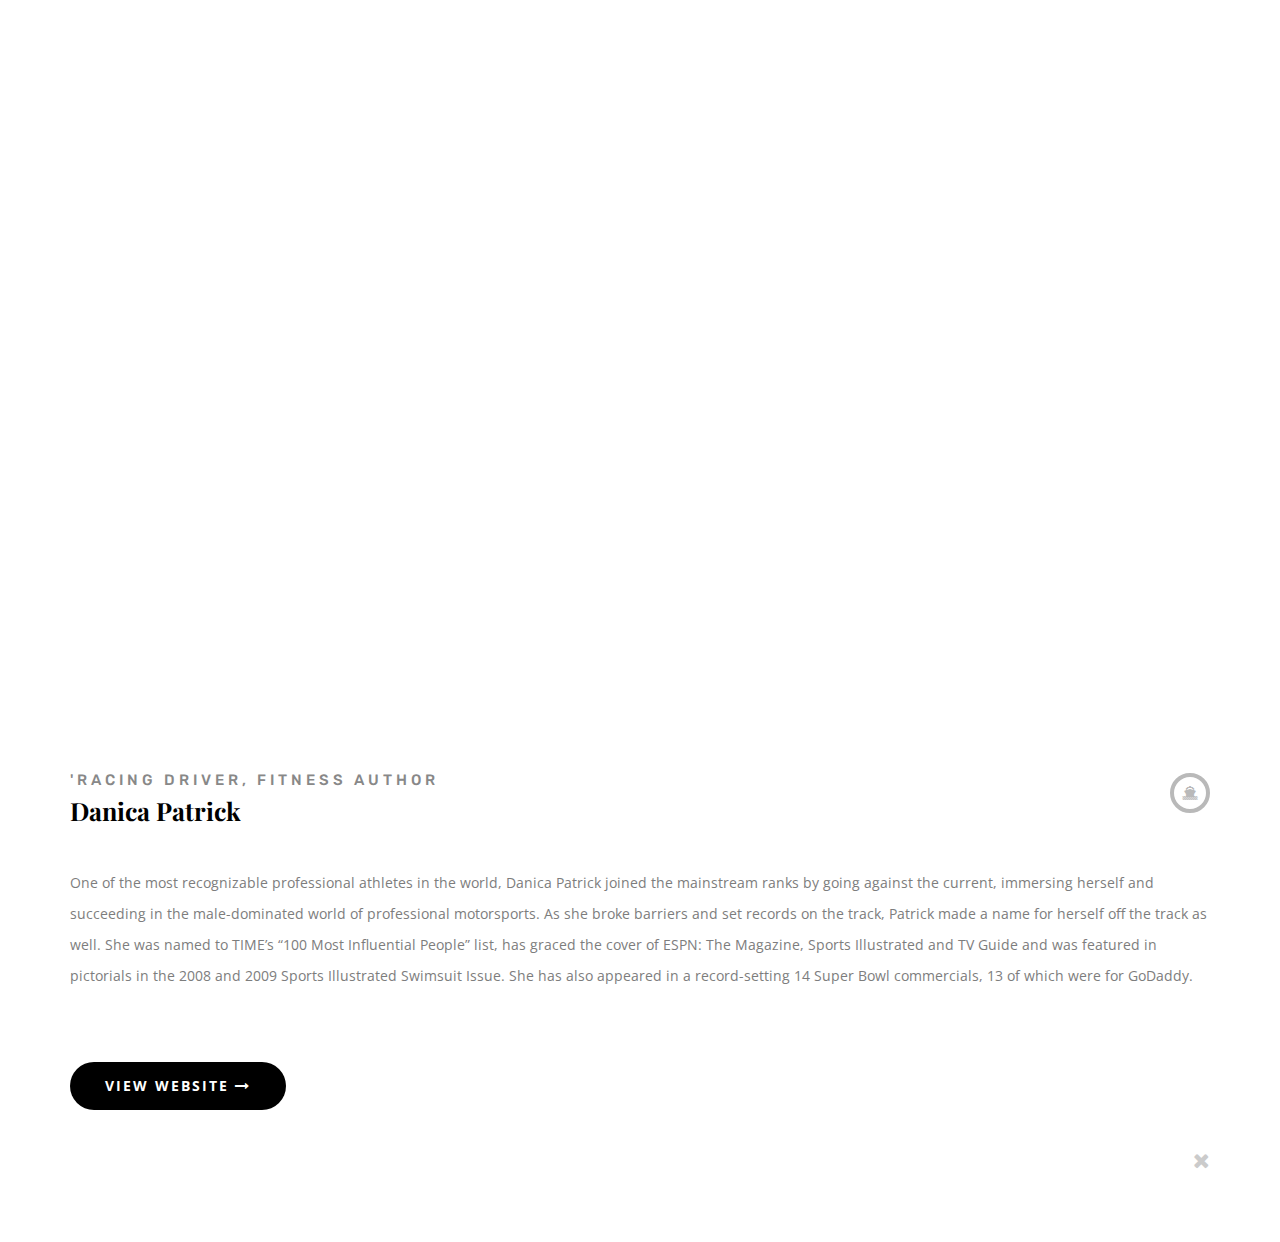
<file: work6.html>
﻿<!DOCTYPE html>
<html lang="en">
<head>
    <meta http-equiv="content-type" content="text/html; charset=UTF-8">
    <title>Personal Brand Management Services | Optimize Your Professional Potential</title>
    <meta name="viewport" content="width=device-width, initial-scale=1.0">
    <meta name="description" content="">
    <meta name="author" content="">

    <!-- Le styles -->
    <link href="css/bootstrap.min.css" rel="stylesheet">
    <link href="css/font-awesome.min.css" rel="stylesheet">
    <link href="css/owl.carousel.css" rel="stylesheet">
    <link href="css/magnific-popup.css" rel="stylesheet">
    <link href="css/style.css" rel="stylesheet">
    <link href="https://fonts.googleapis.com/css?family=Rubik:400,500,700&amp;subset=cyrillic,hebrew,latin-ext" rel="stylesheet">
    <link href="https://fonts.googleapis.com/css?family=Playfair+Display:400,400i,700,700i,900,900i&amp;subset=cyrillic,latin-ext" rel="stylesheet">
    <link href="https://fonts.googleapis.com/css?family=Cormorant+Garamond:400,400i,500,500i,600,600i,700,700i&amp;subset=cyrillic,latin-ext,vietnamese" rel="stylesheet">
    <link href='http://fonts.googleapis.com/css?family=Open+Sans:400,300,300italic,400italic,700,700italic,600italic,600&amp;subset=latin,greek-ext,cyrillic-ext,greek,vietnamese,cyrillic' rel='stylesheet' type='text/css'>
    <!-- HTML5 shim, for IE6-8 support of HTML5 elements -->
    <!--[if lt IE 9]>
    <script src="http://html5shim.googlecode.com/svn/trunk/html5.js"></script>
    <![endif]-->

    <!-- Favicons -->
    <link rel="shortcut icon" href="images/favicon.png"><!--favicon image-->
</head>


<body>
<div class="worksajax clearfix">
    <div class="content align-center clearfix">
        <div class="container work-content">
            <div class="video clearfix">
                <iframe width="540" src="https://www.youtube.com/embed/JZBna20iTiw?wmode=opaque;rel=0;showinfo=0;controls=0;iv_load_policy=3" height="300"></iframe>
            </div><!--/.slider-->

            <div class="spacing40"></div>

            <div class="box-relative clearfix">
                <i class="content-icon fa fa-ship"></i>
                <p class="sub-title">'Racing Driver, Fitness Author</p>
                <h3 class="big-title">Danica Patrick</h3>
            </div><!--/.box-relative-->

            <div class="spacing40 clearboth"></div>

            <p>One of the most recognizable professional athletes in the world, Danica Patrick joined the mainstream ranks by going against the current, immersing herself
                and succeeding in the male-dominated world of professional motorsports. As she broke barriers and set records on the track, Patrick made a name for
                herself off the track as well. She was named to TIME’s “100 Most Influential People” list, has graced the cover of ESPN: The Magazine, Sports
                Illustrated and TV Guide and was featured in pictorials in the 2008 and 2009 Sports Illustrated Swimsuit Issue. She has also appeared in a
                record-setting 14 Super Bowl commercials, 13 of which were for GoDaddy.</p>
            <div class="spacing40"></div>
            <a class="go-btn" href="http://www.danicapatrick.com/" target="_blank">View Website <i class="fa fa-long-arrow-right"></i></a>
            <div class="spacing40"></div>
            <a class="close"><i class="fa fa-times"></i></a>
        </div><!--/.container-->
        <div class="spacing40"></div>

    </div>
</div><!--/.worksajax-->

<!-- The javascript
================================================== -->
<!-- Placed at the end of the document so the pages load faster -->
<script type="text/javascript" src="js/modernizr.js"></script>
<script type="text/javascript" src="js/jquery.js"></script>
<script type="text/javascript" src="js/jquery.easing.js"></script>
<script type="text/javascript" src="js/jquery.imagesloaded.min.js"></script>
<script type="text/javascript" src="js/bootstrap.min.js"></script>
<script type="text/javascript" src="js/isotope.pkgd.js"></script>
<script type="text/javascript" src="js/jquery.fitvids.js"></script>
<script type="text/javascript" src="js/contact.js"></script>
<script type="text/javascript" src="js/jquery.magnific-popup.min.js"></script>
<script type="text/javascript" src="js/owl.carousel.js"></script>
<script type="text/javascript" src="js/jquery.imagesloaded.min.js"></script>
<script type="text/javascript" src="js/jquery.nav.js"></script>
<script type="text/javascript" src="js/jquery.scrollTo.js"></script>
<script type="text/javascript" src="js/jquery.sticky.js"></script>
<script type="text/javascript" src="js/ticker.js"></script>
<script type="text/javascript" src="js/portfolio.js"></script>


</body>
</html>
</file>
<file: css/style.css>
/*
Template Name: Cizarua - Creative Portfolio Template
Theme URI: http://themeforest.net/user/ridianur
Author: ridianur
Author URI:  http://themeforest.net/user/ridianur
*/

/* -----------------------------------------------------------
TABLE OF CONTENTS:
--------------------------------------------------------------
GENERAL SECTION
HEADER SECTION
SLIDER SECTION
BIG BACKGROUND SECTION
PORTFOLIOS SECTION
ABOUT SECTION
TEAM SECTION
CONTACT SECTION
FOOTER SECTION
BLOG SECTION
----SIDEBAR SECTION
MEDIA QUERIES
-------------------------------------------------------------

------------------------------------------------------------*/

/*-----------------------------------------GENERAL SECTION--------------------------------------------------*/


body, html {
	height: 100%;
}
body {
    color: #7d7d7d;
    font-family: "open sans",sans-serif;
    font-size: 14px;
    line-height: 2.2;
}
[class^="icon-"]:before, [class*=" icon-"]:before {
	cursor: inherit;
}
a {
	color: #aaa;
	text-decoration: none;
	transition: ease .3s;
	-webkit-transition: ease .3s;
	-moz-transition: ease .3s;
	-o-transition: ease .3s;
	-ms-transition: ease .3s;
}
a:hover {
	text-decoration: none;
	color: #000000;
}
a:focus {
	outline: none;
	color: #999999;
	text-decoration: none;
}
h1, h2, h3, h4, h5, h6 {
	font-weight: bold;
	font-family: 'Playfair Display', serif;
	color: #000;
	line-height:1.4;
}
iframe {
	border: none;
	width: 100%;
}
img {
	max-width: 100%;
}

.spacing10 {
	width: 100%;
	height: 10px;
}
.spacing20 {
	width: 100%;
	height: 20px;
}
.spacing30 {
	width: 100%;
	height: 30px;
}
.spacing40 {
	width: 100%;
	height: 40px;
}
.spacing80 {
	width: 100%;
	height: 80px;
}
ul, ol {
	list-style-position: outside;
	list-style-type: square;
	margin: 0;
	padding: 0 0 0 20px;
}
.clearboth {
	clear: both;
}
.content {
    padding: 100px 0;
}
.open-text{font-style:italic;}
/* Preloader */
#preloader {
	position: fixed;
	top: 0;
	left: 0;
	right: 0;
	bottom: 0;
	background-color: #fff; /* change if the mask should have another color then white */
	z-index: 999999; /* makes sure it stays on top */
}
#status {
	width: 200px;
	height: 200px;
	position: absolute;
	left: 50%; /* centers the loading animation horizontally one the screen */
	top: 50%; /* centers the loading animation vertically one the screen */
	background-image: url(../images/preloader.gif); /* path to your loading animation */
	background-repeat: no-repeat;
	background-position: center center;
	text-align: center;
	margin: -100px 0 0 -100px; /* is width and height divided by two */
}
#status p {
	text-align: center;
}

/*-----------------------------HEADER SECTION-----------------------------------*/
.top-logo {
    margin-bottom: 15px;
    margin-top: 35px;
    text-align: center;
}
.top-logo > a {
    display: inline-block;
}
.home-section.header {
    top: 0;
    left: 0;
    position: absolute;
    width: 100%;
	z-index:999;
}
.logo {
    display: none;
}
.is-sticky .logo {
	display:block;
    float: left;
    max-width: 20%;
}
.menu-box {
    float: none;
    margin: auto;
    max-width: 80%;
    text-align: center;
}
.is-sticky .menu-box {
    float: right;
    max-width: 80%;
    text-align: right;
}
.navigation {
    display: block;
    list-style: outside none none;
    margin: 0;
    padding: 0;
}
.navigation li {
    display: inline-block;
}
.navigation li a {
    color: #909090;
    display: block;
    font-family: 'Rubik', sans-serif;
    font-size: 12px;
    letter-spacing: 2.5px;
    padding: 15px 17px;
    text-transform: uppercase;
}
.navigation li a:hover{color:#fff;}
.navigation .current a{color:#fff;}
.for-sticky {
    top: 0;
    left: 0;
    padding: 10px 0;
    width: 100%;
	z-index:9999;
	transition: ease .3s;
	-webkit-transition: ease .3s;
	-moz-transition: ease .3s;
	-o-transition: ease .3s;
	-ms-transition: ease .3s;
}
.is-sticky .for-sticky {
    background: #000 none repeat scroll 0 0;
}
.box-mobile {
	float: right;
	padding-right: 30px;
}
.mobile-menu {
	background: none repeat scroll 0 0 #ffffff;
	display: block;
	height: 0;
	list-style: none outside none;
	margin: 0;
	overflow: hidden;
	position: absolute;
	right: 0;
	text-align: center;
	top: 100%;
	width: 100%;
	z-index: 3;
	padding: 0;
}
.mobile-menu.in {
	border: 1px solid #EEEEEE;
	max-height: 480px;
	overflow-x: hidden;
	overflow-y: auto;
	height: auto;
}
.mobile-menu li a {
	display: block;
	font-size: 11px;
	padding: 8px 15px;
	text-decoration: none;
	text-transform: uppercase;
	border-top: none;
}
.menu-btn {
    background: #000000 none repeat scroll 0 0;
    color: #fff;
    cursor: pointer;
    height: 30px;
    line-height: 30px;
    margin: 5px 0;
    text-align: center;
    width: 30px;
    z-index: 3;
	font-size:14px;
}
/*-----------------------------SLIDER SECTION-----------------------------------*/
.slider-box{overflow:hidden;}
.slider .slide {
	display: none;
}
.slider .slide:first-child {
	display: block;
}
.slider-mask {
    background: rgba(0, 0, 0, 0.4) none repeat scroll 0 0;
    height: 100%;
    left: 0;
    position: absolute;
    top: 0;
    width: 100%;
}
.slide {
    position: relative;
	text-align:center;
}
.slider-border {
    background: #fff none repeat scroll 0 0;
    display: inline-block;
    height: 40px;
    margin-bottom: 30px;
    opacity: 0.5;
    width: 1px;
}
.caption-box h3 {
    color: #fff;
    font-family: 'Rubik', sans-serif;
    font-size: 27px;
    font-weight: 500;
    letter-spacing: 10px;
    line-height: 1.7;
    margin: 40px auto;
    max-width: 700px;
    text-transform: uppercase;
}
.slide p {
    font-family: "Cormorant Garamond",serif;
    font-size: 20px;
    font-style: italic;
    line-height: 2;
	opacity:0.9;
    margin: 0 auto 40px;
    max-width: 1000px;
}
.slide-btn {
    background: #fff none repeat scroll 0 0;
    border-radius: 100px;
    color: #000;
    display: inline-block;
    font-weight: bold;
    letter-spacing: 2px;
    line-height: 1.2;
    margin-top: 20px;
    padding: 16px 35px;
    text-transform: uppercase;
}
.slide-btn:hover{
	background:#000;
	color:#fff;
}
.caption-box {
    color: #fff;
    padding: 16% 30px;
}
.img-bg {
	background-position: center center;
	background-size: cover;
}
#home .owl-pagination {
    height: 80px;
    margin-top: -80px;
    padding-right: 80px;
    position: relative;
    text-align: right;
    width: 100%;
    z-index: 1;
}
#home .owl-page.active {
    background: none repeat scroll 0 0 rgba(255, 255, 255, 0.1);
    border-radius: 100px;
}
#home .owl-page span {
    background: none repeat scroll 0 0 #ffffff;
    border-radius: 100px;
    display: inline-block;
    height: 5px;
    text-align: center;
    width: 5px;
}
#home .owl-page {
    display: inline-block;
    height: 30px;
    line-height: 25px;
	text-align: center;
    margin: 2px;
    width: 30px;
}
#home .owl-buttons {
    height: 80px;
    margin-top: -80px;
    padding-left: 80px;
    position: relative;
    text-align: left;
    width: 50%;
    z-index: 2;
}
#home .slide-nav.inright {
    left: 122px;
}
#home .slide-nav {
    border: 3px solid;
    border-radius: 100px;
    color: #fff;
    display: inline-block;
    font-size: 14px;
    height: 40px;
    line-height: 34px;
    position: absolute;
    text-align: center;
    width: 40px;
	transition: ease .3s;
	-webkit-transition: ease .3s;
	-moz-transition: ease .3s;
	-o-transition: ease .3s;
	-ms-transition: ease .3s;
}
#home .slide-nav:hover{color:#000;border-color:#fff;background-color:#fff;}

/*-----------------------------PORTFOLIOS SECTION-----------------------------------*/
.port-filter {
    display: block;
    list-style: outside none none;
    margin: 0;
    padding: 0;
    text-align: center;
}
.port-filter li {
    display: inline-block;
    margin: 0 3px;
}
.port-filter a {
    background: #888888 none repeat scroll 0 0;
    border-radius: 100px;
    color: #fff;
    display: inline-block;
    font-size: 12px;
    font-weight: bold;
    letter-spacing: 1px;
    line-height: 1;
    padding: 13px 20px;
    text-transform: uppercase;
}
.port-filter .active,.port-filter a:hover{
	background:#000;
	color:#fff;
}
.port-content {
    padding: 20px 40px 20px 0;
    position: relative;
}
.port-content i {
    position: absolute;
    right: 0;
    top: 35px;
}
.port-content h3 {
    font-size: 22px;
    margin: 0 0 3px;
    padding-right: 60px;
    text-transform: capitalize;
}
.port-cat {
    color: #888888;
    font-family: rubik;
    font-size: 13px;
    font-weight: 500;
    letter-spacing: 3px;
    line-height: 1;
    margin: 0;
    padding-right: 60px;
    text-transform: uppercase;
}
.port-content i {
    position: absolute;
    right: 0;
    top: 20px;
    border: 4px solid;
    border-radius: 100px;
    color: #b9b9b9;
    height: 40px;
    line-height: 32px;
    text-align: center;
    width: 40px;
}
.port-ajax {
    display: block;
    position: relative;
}
.port-hov {
    background: rgba(255,255,255,0.8);
    height: 100%;
    left: 0;
    opacity: 0;
    position: absolute;
    text-align: center;
    top: 0;
    width: 100%;
	transition: ease .3s;
	-webkit-transition: ease .3s;
	-moz-transition: ease .3s;
	-o-transition: ease .3s;
	-ms-transition: ease .3s;
}
.port-hov:hover{opacity:1;}
.port-hov i {
    background: #888888 none repeat scroll 0 0;
    border-radius: 100px;
    color: #fff;
    height: 40px;
    left: 50%;
    line-height: 40px;
    margin-left: -20px;
    margin-top: -20px;
    position: absolute;
    text-align: center;
    top: 50%;
    width: 40px;
}
.worksajax .content{
	padding-bottom:0;
}
.portfolio-body{
	-webkit-transition: ease .3s;
	-moz-transition: ease .3s;
	-o-transition: ease .3s;
	-ms-transition: ease .3s;
}
.portfolio-gallery div{width:33.3%;float:left;}
.portfolio-gallery a{position:relative;display:block;}
.portfolio-gallery a span {
    background: rgba(255,255,255,0.8);
    height: 100%;
    left: 0;
    opacity: 0;
    position: absolute;
    text-align: center;
    top: 0;
    width: 100%;
	transition: ease .3s;
	-webkit-transition: ease .3s;
	-moz-transition: ease .3s;
	-o-transition: ease .3s;
	-ms-transition: ease .3s;
}
.portfolio-gallery a span:hover{opacity:1;}
.portfolio-gallery a i {
    background: #888888 none repeat scroll 0 0;
    border-radius: 100px;
    color: #fff;
    height: 40px;
    left: 50%;
    line-height: 40px;
    margin-left: -20px;
    margin-top: -20px;
    position: absolute;
    text-align: center;
    top: 50%;
    width: 40px;
}

.work-content .slide-nav.inright {
    left: 65px;
}
.work-content .slide-nav {
    border: 3px solid;
    border-radius: 100px;
    bottom: 20px;
    color: #ffffff;
    font-size: 15px;
    height: 40px;
    left: 20px;
    line-height: 34px;
    position: absolute;
    text-align: center;
    transition: all 0.2s ease 0s;
    width: 40px;
}
.work-content  .big-title{margin-bottom:0;}
.work-content .slide-nav:hover{color:#000;border-color:#fff;background-color:#fff;}
/*---------------------BIG BACKGROUND SECTION-----------------------------------------*/
.bg {position:relative;overflow:hidden;}
.para-img {
	background-attachment: fixed;
	background-position: center center;
	background-repeat: no-repeat;
	background-size: cover;
	position:relative;
    height: 100%;
    left: 0;
    position: absolute;
    top: 0;
    width: 100%;
    z-index: -1;
}
.no-para .para-img {
	background-attachment: scroll;
}
.bg1 .para-img{
	background-image: url("../images/bg/1.jpg");
}
.bg2 .para-img{
	background-image: url("../images/bg/2.jpg");
}
.bg3 .para-img{
	background-image: url("../images/bg/3.jpg");
}
.big-text {
	color: #ffffff;
	padding-bottom: 100px;
	padding-top: 100px;
	position: relative;
	text-align: center;
	z-index: 1;
}
.bg-mask {
	background-color: rgba(0, 0, 0, 0.8);
	left: 0;
	position: absolute;
	width:100%;
	height:100%;
	top: 0;
	z-index: 0;
}
.bg-title {
    color: #fff;
    font-family: "Rubik",sans-serif;
    font-size: 27px;
    font-weight: 500;
    letter-spacing: 10px;
    line-height: 1.7;
    margin: 40px auto;
    max-width: 700px;
    text-transform: uppercase;
}
.bg-icon {
    border: 4px solid;
    border-radius: 100px;
    color: #fff;
    display: block;
    height: 40px;
    line-height: 32px;
    margin: auto auto 40px;
    right: 0;
    text-align: center;
    top: 0;
    width: 40px;
}
.bg-text {
    font-family: "Cormorant Garamond",serif;
    font-size: 20px;
    font-style: italic;
    line-height: 2;
    margin: 0 auto 40px;
    max-width: 1000px;
    opacity: 0.9;
}
.bg-sub{
	margin-bottom: 40px;
    background: #fff none repeat scroll 0 0;
    border-radius: 100px;
    color: #000;
    display: inline-block;
    font-weight: bold;
    letter-spacing: 2px;
    line-height: 1.2;
    margin-top: 20px;
    padding: 16px 35px;
    text-transform: uppercase;
}
/*-----------------------------PRICING TABLE SECTION-----------------------------------*/
.pricing-table {
    border: 1px solid;
    margin: auto auto 30px;
    max-width: 300px;
    padding: 20px;
}
.pricing-btn {
    margin-bottom: 30px;
}
.pricing-table > h3 {
    color: #fff;
    font-size: 25px;
    margin: 0;
}
.price-icon {
    border: 4px solid;
    border-radius: 100px;
    color: #fff;
    display: block;
    height: 40px;
    line-height: 32px;
    margin: auto auto 20px;
    right: 0;
    text-align: center;
    top: 0;
    width: 40px;
}
.pricing-table .slider-border {
    margin: 20px 0;
}
.price {
    font-family: "Rubik",sans-serif;
    font-size: 15px;
    font-weight: 500;
    letter-spacing: 2px;
    opacity: 0.5;
    text-transform: uppercase;
}

/*-----------------------------ABOUT SECTION-----------------------------------*/
.content-title {
    font-family: "Rubik",sans-serif;
    font-size: 30px;
    font-weight: 500;
    letter-spacing: 5px;
    margin:5px 0 20px;
    text-align: center;
    text-transform: uppercase;
}
.sub-title {
    color: #888888;
    font-family: rubik;
    font-size: 15px;
    font-weight: 500;
    letter-spacing: 4px;
    line-height: 1;
    margin: 0;
    text-transform: uppercase;
	padding-right: 60px;
}
.big-title {
    font-size: 25px;
    margin: 5px 0 40px;
    text-transform: capitalize;
	padding-right: 60px;
}
.sub-text {
    color: #4e4e4e;
    font-family: "Cormorant Garamond",serif;
    font-size: 19px;
    font-style: italic;
    font-weight: bold;
    line-height: 1.6;
}
.content-subtitle {
    color: #888888;
    font-family: "Cormorant Garamond",serif;
    font-size: 19px;
    font-style: italic;
    font-weight: bold;
    line-height: 1.6;
    margin: auto auto 40px;
    max-width: 600px;
    text-align: center;
}
.go-btn {
    background: #000 none repeat scroll 0 0;
    border-radius: 100px;
    color: #fff;
    display: inline-block;
    font-weight: bold;
    letter-spacing: 2px;
    line-height: 1.2;
    margin-top: 20px;
    padding: 16px 35px;
    text-transform: uppercase;
}
.go-btn:hover{background:#888888;color:#fff;}
.opener-text {
    color: #888888;
    font-family: rubik;
    font-size: 18px;
    font-weight: 500;
    letter-spacing: 2px;
    line-height: 1;
    margin: 0;
    text-align: center;
    text-transform: uppercase;
}
.content-border {
    background: #b9b9b9 none repeat scroll 0 0;
    display: block;
    height: 40px;
    margin: auto auto 20px;
    width: 1px;
}
.content-icon {
    border: 4px solid;
    border-radius: 100px;
    color: #b9b9b9;
    height: 40px;
    line-height: 32px;
    position: absolute;
    right: 0;
    text-align: center;
    top: 0;
    width: 40px;
}
.box-relative{position:relative;}
/*-----------------------------TEAM SECTION-----------------------------------*/
.team-box .opener-text {
    font-size: 15px;
}
.team-box .content-title {
    font-size: 27px;
    padding: 0 30px;
}
.small-icon {
    display: block;
    border: 4px solid;
    border-radius: 100px;
    color: #b9b9b9;
    height: 40px;
    line-height: 32px;
    right: 0;
    text-align: center;
    top: 0;
    width: 40px;
	margin:auto;
}
.team-box .content-subtitle {
    padding: 0 30px;
}
.team-relative {
    background: #000 none repeat scroll 0 0;
    position: relative;
}
.team-relative  img{
	transition: ease .3s;
	-webkit-transition: ease .3s;
	-moz-transition: ease .3s;
	-o-transition: ease .3s;
	-ms-transition: ease .3s;
}
.team-relative:hover  img{
    opacity: 0.5;
}
.team-absolute {
    bottom: 0;
    color: #fff;
    left: 0;
    padding: 30px;
    position: absolute;
    text-align: center;
    width: 100%;
	z-index:3;
}
.team-name {
    color: #fff;
    font-size: 22px;
    line-height: 1;
    margin: 0;
}
.team-post {
    font-family: rubik;
    font-size: 13px;
    letter-spacing: 2px;
    line-height: 1;
    margin: 0 0 3px;
    opacity: 0.6;
    text-transform: uppercase;
}
.team-relative .slider-border {
    height: 25px;
    margin-bottom: 10px;
    margin-top: 20px;
}
.team-social {
    list-style: outside none none;
    margin: 0;
    padding: 0;
    text-align: center;
}
.team-social > li {
    display: inline-block;
}
.team-social a {
    border: 3px solid #fff;
    border-radius: 100px;
    color: #fff;
    display: inline-block;
    font-size: 13px;
    height: 35px;
    line-height: 29px;
    opacity: 0.7;
    width: 35px;
}
.team-social a:hover{
	border-color:#fff;
	color:#000;
	background:#fff;
	opacity:1;
}
/*-----------------------------CONTACT SECTION-----------------------------------*/
.map_canvas {
    height: 400px;
    margin-bottom: 40px;
}
.box-map {
    line-height: 1;
    padding: 20px 0 20px 20px;
    text-align: center;
    width: 100%;
}
.box-map > h3 {
    font-size: 16px;
    letter-spacing: 3px;
    margin: 10px 0 20px;
    text-transform: uppercase;
}
.content-email {
    font-family: "Rubik",sans-serif;
    font-size: 20px;
    font-weight: 500;
    letter-spacing: 5px;
    margin:5px 0 20px;
    text-align: center;
    text-transform: uppercase;
}
form input,form textarea {
	-moz-box-sizing: border-box;
	box-sizing: border-box;
	border: 1px solid #ddd;
	color: #888;
	line-height: inherit;
	padding: 12px 20px;
	width: 100%;
	background: #fff;
}
#MyContactForm{text-align:left;}
#MyContactForm p span {
    display: block;
    letter-spacing: 2px;
    text-transform: uppercase;
}
input:focus, textarea:focus {
	border-color: #aaa;
}
::-webkit-input-placeholder {
 color: #999;
}
#MyContactForm p label {
    cursor: text;
    display: block;
    margin: 0;
    position: relative;
    top: 0;
    width: 100%;
}
:-moz-placeholder { /* Firefox 18- */
 color: #999;
}

::-moz-placeholder {  /* Firefox 19+ */
 color: #999;
}

:-ms-input-placeholder {
 color: #999;
}
#form-wrapper #MyContactForm .error {
    bottom: 12px;
    color: #FF0000;
    font-family: inherit;
    font-size: 12px;
    font-weight: normal;
    left: auto;
	font-style:italic;
    letter-spacing: 0;
    position: absolute;
    right: 20px;
    text-transform: capitalize;
    width: auto;
}
.contact-btn {
    background: #000 none repeat scroll 0 0;
    border-radius: 100px;
    color: #fff;
    display: inline-block;
    font-weight: bold;
    letter-spacing: 2px;
    line-height: 1.2;
    margin-top: 20px;
    padding: 16px 35px;
    text-transform: uppercase;
}

.contact-btn:hover {
	background: #888888;
	color: #fff;
}
#MyContactForm p {
	position: relative;
}
.response h3 {
    letter-spacing: 2px;
    margin: 10px 0 25px;
    text-transform: uppercase;
}

.contact-box .sub-title{
	color:#000;
}
/*-----------------------------FOOTER SECTION-----------------------------------*/
.footer {
    background: #000  none repeat scroll 0 0;
    color: #ffffff;
    padding: 40px 0;
}

.footer-icon a {
    background: #141414 none repeat scroll 0 0;
    color: #ffffff;
    display: block;
    height: 30px;
    line-height: 30px;
    text-align: center;
    width: 30px;
	border-radius:100px;
}
.footer-icon > li {
    display: inline-block;
}
.footer-icon {
    list-style: outside none none;
    margin: 0;
    padding: 0;
    text-align: right;
}
.footer a{color:#666;}
.footer a:hover{color:#fff;}
.footer-icon a:hover{color:#fff;background:#888888 ;}
.footer p {
    font-size: 12px;
    letter-spacing: 1px;
    margin: 0;
    text-transform: uppercase;
}
/*-----------------------------BLOG SECTION----------------------------------*/
.blog-header .logo {
    display: block;
    float: left;
    max-width: 20%;
}
.blog-header .menu-box {
    float: right;
    max-width: 80%;
    text-align: right;
}
.blog-header {
    background: #000 none repeat scroll 0 0;
    padding: 10px 0;
	z-index:999;
	position: relative;
}
.blog-title {
    margin: 0 0 5px;
}
.post-detail {
    border-bottom: 1px solid #dedede;
    font-size: 11px;
    font-style: italic;
    font-weight: bold;
    list-style: outside none none;
    margin: 0;
    padding: 0 0 20px;
    text-transform: uppercase;
}
.post-detail > li {
    display: inline-block;
    margin-right: 30px;
}
.post-detail li i {
    background: #b9b9b9 none repeat scroll 0 0;
    border-radius: 100px;
    color: #fff;
    display: inline-block;
    height: 30px;
    line-height: 30px;
    margin-right: 2px;
    right: 0;
    text-align: center;
    top: 0;
    width: 30px;
}
.border-post {
    background: #dedede none repeat scroll 0 0;
    display: block;
    height: 1px;
    margin-top: 40px;
    width: 100%;
}
.pagination > .active > a, .pagination > .active > span, .pagination > .active > a:hover, .pagination > .active > span:hover, .pagination > .active > a:focus, .pagination > .active > span:focus {
    background-color: #000000;
    border-color: #000000;
    color: #FFFFFF;
    cursor: default;
    z-index: 2;
}
.pagination li a:hover{color:#000000;}
.pagination > li > a, .pagination > li > span {
    color: inherit;
    font-size: 11px;
    font-weight: bold;
    letter-spacing: 1px;
    text-transform: uppercase;
}
.blog-wrapper .slide-nav.inright {
    left: 65px;
}
.blog-wrapper .slide-nav {
    border: 3px solid;
    border-radius: 100px;
    bottom: 20px;
    color: #ffffff;
    font-size: 15px;
    height: 40px;
    left: 20px;
    line-height: 34px;
    position: absolute;
    text-align: center;
    transition: all 0.2s ease 0s;
    width: 40px;
}
.blog-wrapper .slide-nav:hover{color:#000;border-color:#fff;background-color:#fff;}
/*-----------------------------SIDEBAR SECTION----------------------------------*/
.widgettitle {
    font-family: rubik;
    font-size: 18px;
    font-weight: 500;
    letter-spacing: 3px;
    margin: 0 0 20px;
    text-transform: uppercase;
}
.widget {
    border-bottom:1px solid #eee;
    margin-bottom: 30px;
    padding-bottom: 30px;
}

.widget ul {
    padding: 0 0 0 20px;
}
#searchform {
    margin: 0x;
    position: relative;
}
#searchform #s {
    background: none repeat scroll 0 0 rgba(0, 0, 0, 0);
    border: 1px solid #ddd;
    display: block;
    height: 50px;
    margin: 0;
	border-radius:100px;
    padding: 10px 45px 10px 15px;
    width: 100%;
}
#searchform #s:focus{border-color:#aaa;}
#searchform #searchsubmit {
    background: url("../images/search.png") no-repeat scroll center center #000;
    height: 30px;
    right: 10px;
    line-height: 1;
    margin-top: -15px;
    padding: 0;
    position: absolute;
    text-indent: -99999px;
    top: 50%;
    transition: all 0.3s ease 0s;
	-webkit-transition: all 0.3s ease 0s;
	-moz-transition: all 0.3s ease 0s;
	-o-transition: all 0.3s ease 0s;
	-ms-transition: all 0.3s ease 0s;
    width: 30px;
	border:none;
	border-radius: 100px;
}
#searchform #searchsubmit:hover{background-color:#b9b9b9  ;}
.widget ul li {
    list-style: outside none square;
    margin-bottom: 5px;
}
.tagcloud a {
    background: #b9b9b9 none repeat scroll 0 0;
    border-radius: 100px;
    color: #ffffff;
    display: inline-block;
    font-size: 11px;
    font-weight: bold;
    letter-spacing: 2px;
    margin-bottom: 5px;
    padding: 6px 17px;
    text-transform: uppercase;
}
.tagcloud a:hover{color:#fff;background:#000;}
/*-------------COMMENTS SECTION-------------*/
.comment-list, .com-child {
    list-style: none outside none;
    margin: 0;
    overflow: hidden;
}
.comment-list{padding:0;}
.comment-ava > img {
    border: 1px solid #ddd;
    padding: 5px;
    width: 100px;
}
.comment-ava {
    float: left;
    padding-right: 20px;
    width: 20%;
}
.com-box {
    float: left;
    width: 80%;
}
.comment-list .comment {
    display: block;
    margin: 10px 0;
    overflow: hidden;
}
.com-author {
    color: #555555;
    font-size: 14px;
    font-weight: bold;
    letter-spacing: 2px;
    margin: 0;
    text-transform: uppercase;
}
.com-reply {
    float: right;
    font-size: 13px;
}
.com-meta {
    font-size: 12px;
    font-style: italic;
}
.comment-content {
    border-bottom: 1px solid #eee;
    overflow: hidden;
    padding: 20px 0;
}
.com-btn {
    background: #000 none repeat scroll 0 0;
    border-radius: 100px;
    color: #fff;
    display: inline-block;
    font-weight: bold;
    letter-spacing: 2px;
    line-height: 1.2;
    margin-bottom: 40px;
    margin-top: 20px;
    padding: 16px 35px;
    text-transform: uppercase;
	width:auto;
    text-transform: uppercase;
	-webkit-transition: all 0.3s ease 0s;
	-moz-transition: all 0.3s ease 0s;
	-o-transition: all 0.3s ease 0s;
	-ms-transition: all 0.3s ease 0s;
}

.com-btn:hover{background:#b9b9b9 ;color:#fff;border-color:#b9b9b9 ;}
.comment-top > span {
    display: block;
    font-size: 11px;
    font-weight: bold;
    letter-spacing: 2px;
    text-transform: uppercase;
}
.map-responsive{
    overflow:hidden;
    background: none;
    padding-bottom:30%;
    position:relative;
    height:0;
}
.map-responsive iframe{
    left:0;
    top:0;
    height:100%;
    width:100%;
    position:absolute;
}
.title-strong {
    font-size: 14px;
    letter-spacing: 4px;
    margin: 0;
    text-transform: uppercase;
}
.pagination > li > a, .pagination > li > span{color:inherit;}
/*-----------------------------MEDIA QUERIES-----------------------------------*/

@media (min-width:768px) and (max-width:1024px) {
.logo,.is-sticky .logo,.blog-header .logo{
    display: block;
    float: left;
    max-width: 50%;
}
.footer,.footer-icon{text-align:center;}
}
@media (max-width: 767px) {
.logo,.is-sticky .logo,.blog-header .logo{
    display: block;
    float: left;
    max-width: 50%;
}
.port-filter a,.post-detail > li {
    margin-bottom: 5px;
}
.footer,.footer-icon{text-align:center;}
}
@media (max-width: 600px) {
	#home .owl-pagination,#home .owl-buttons {
    display: none;
}
.caption-box h3 {
    font-size: 22px;
    letter-spacing: 4px;
}
.slide p,#home .slider-border{display:none;}

}
</file>
